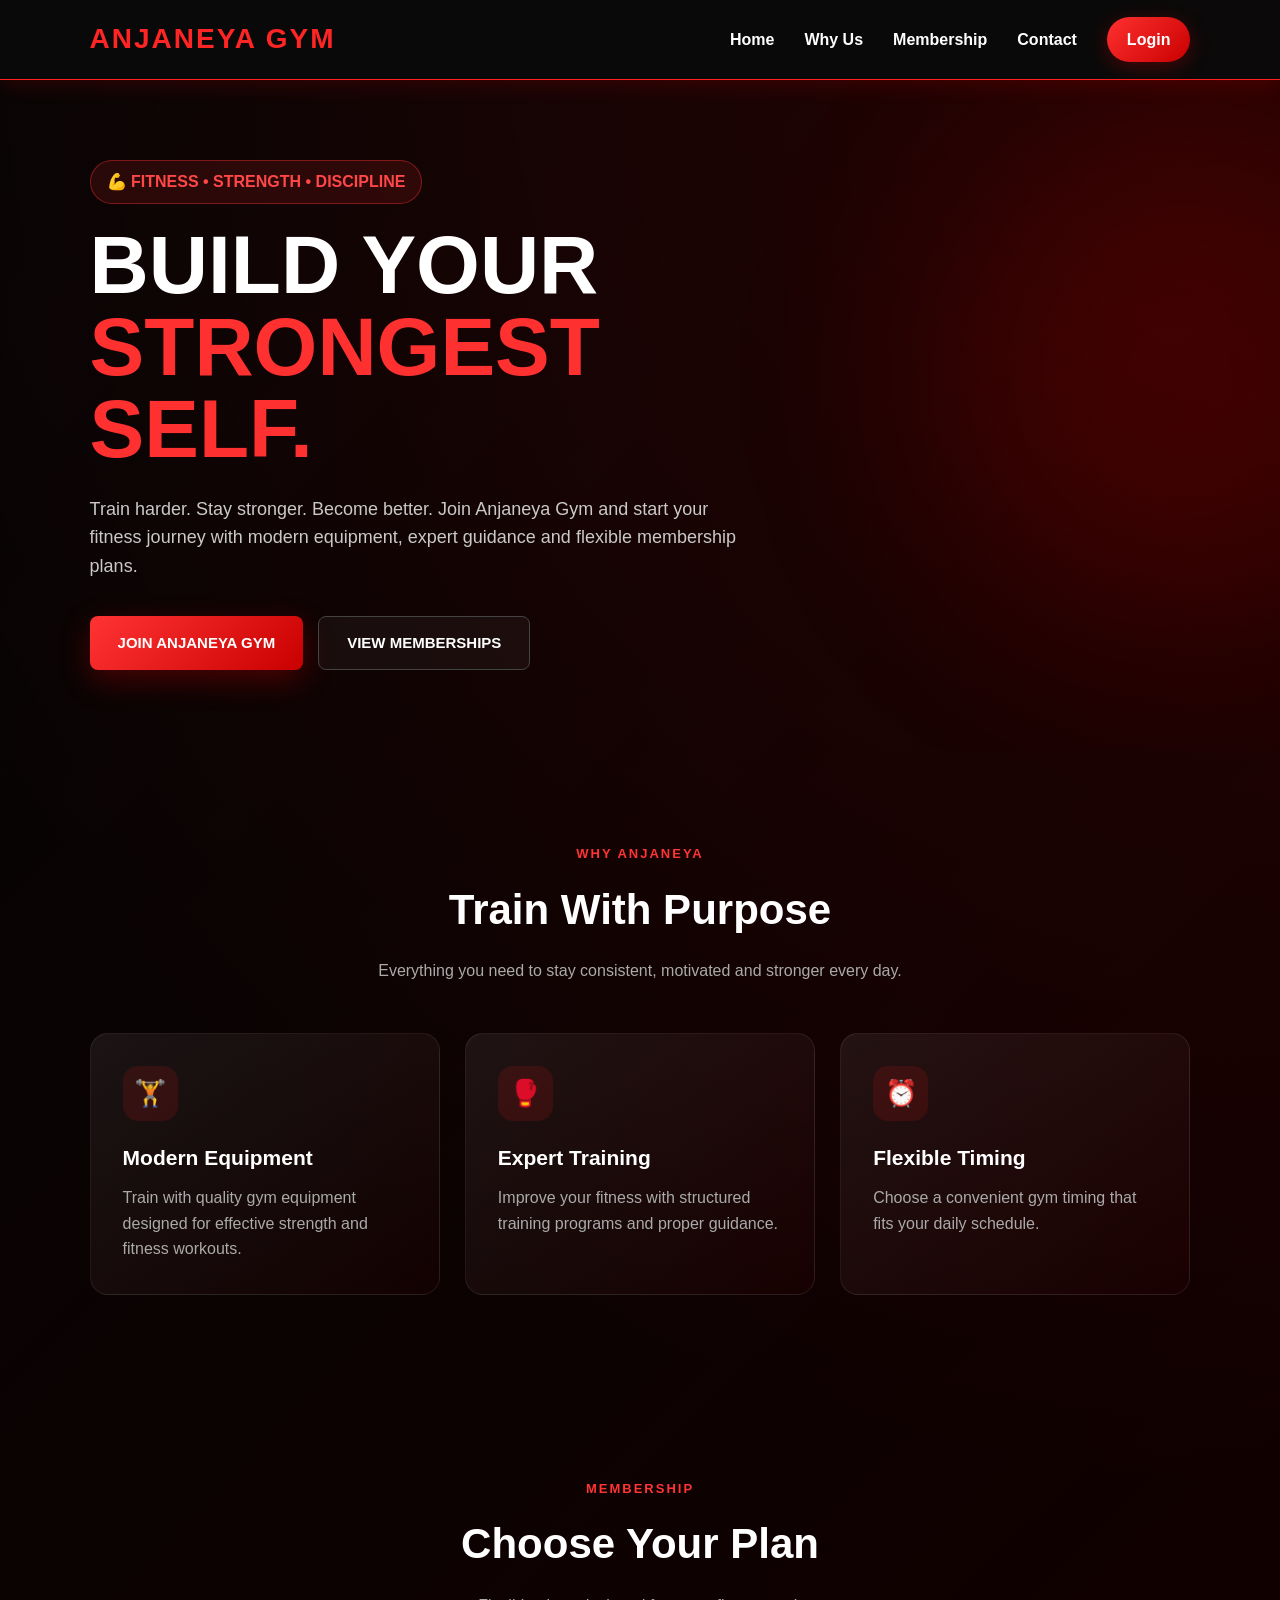
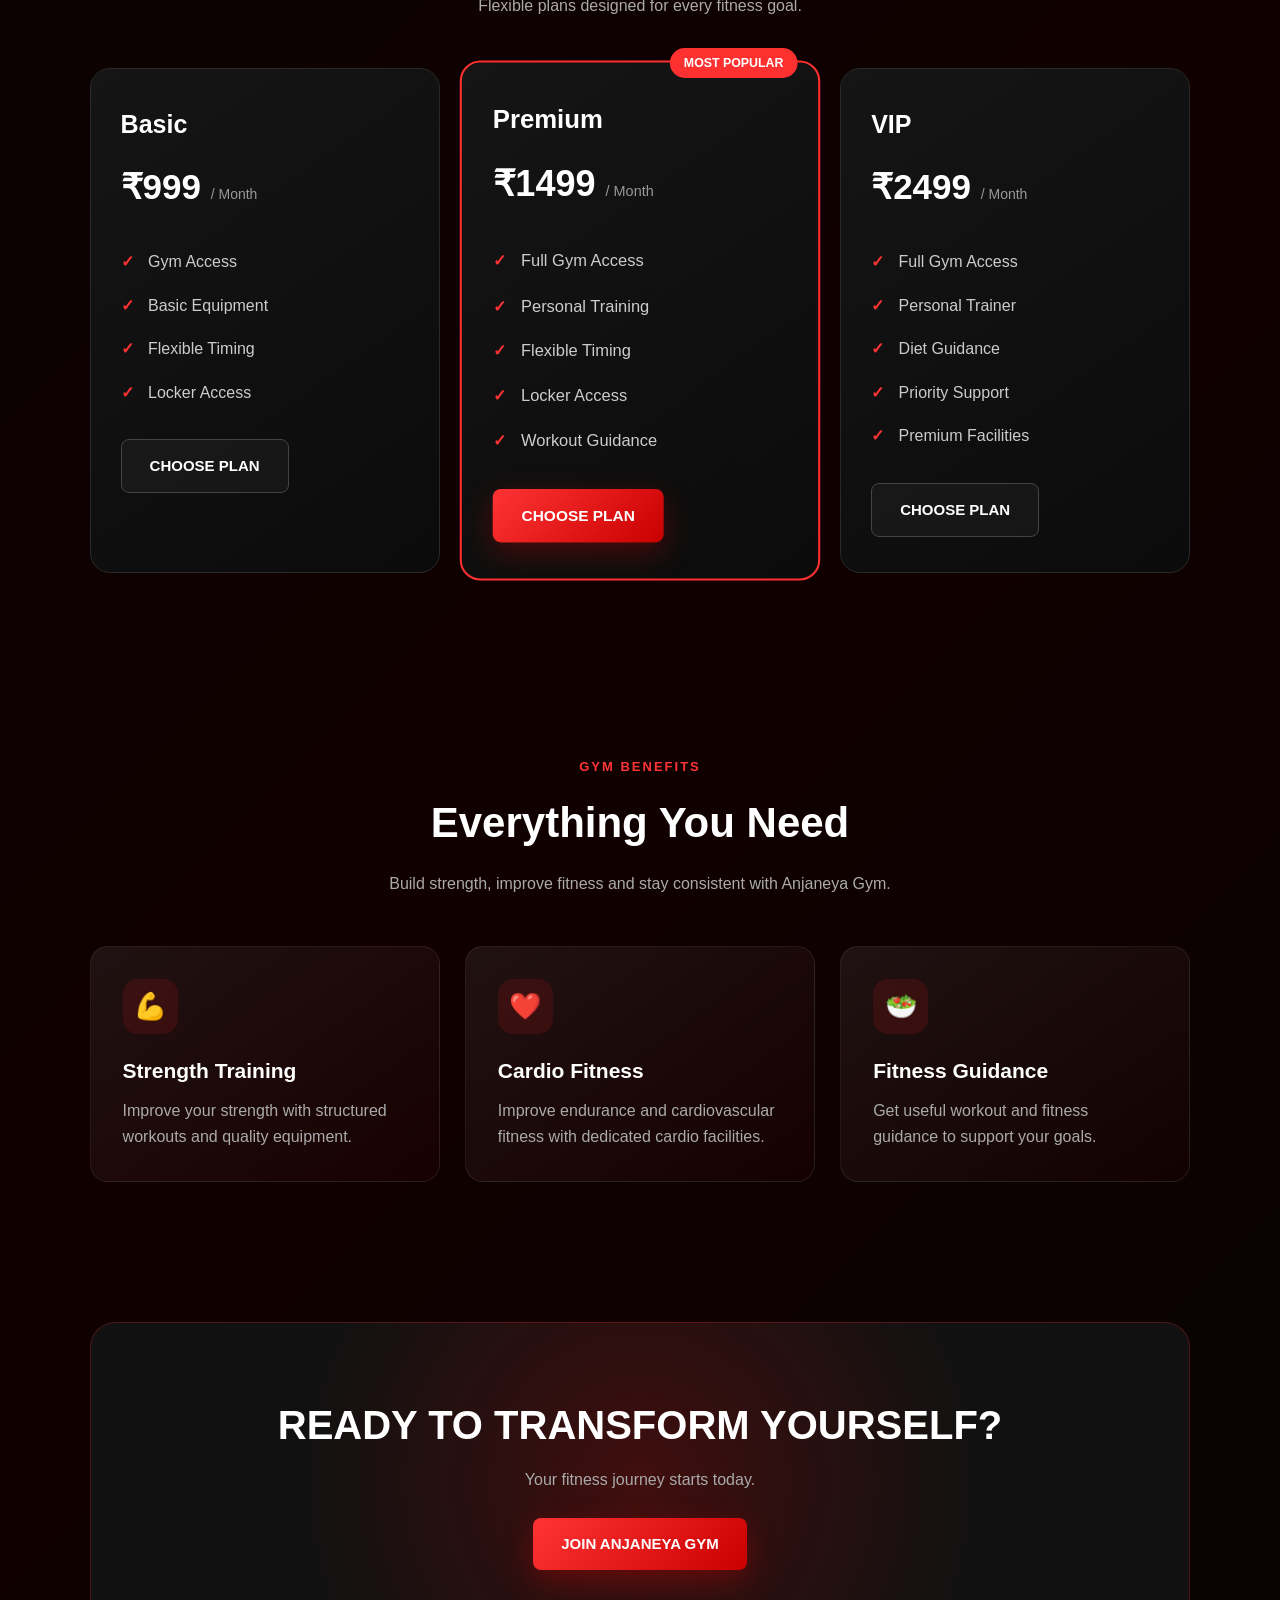
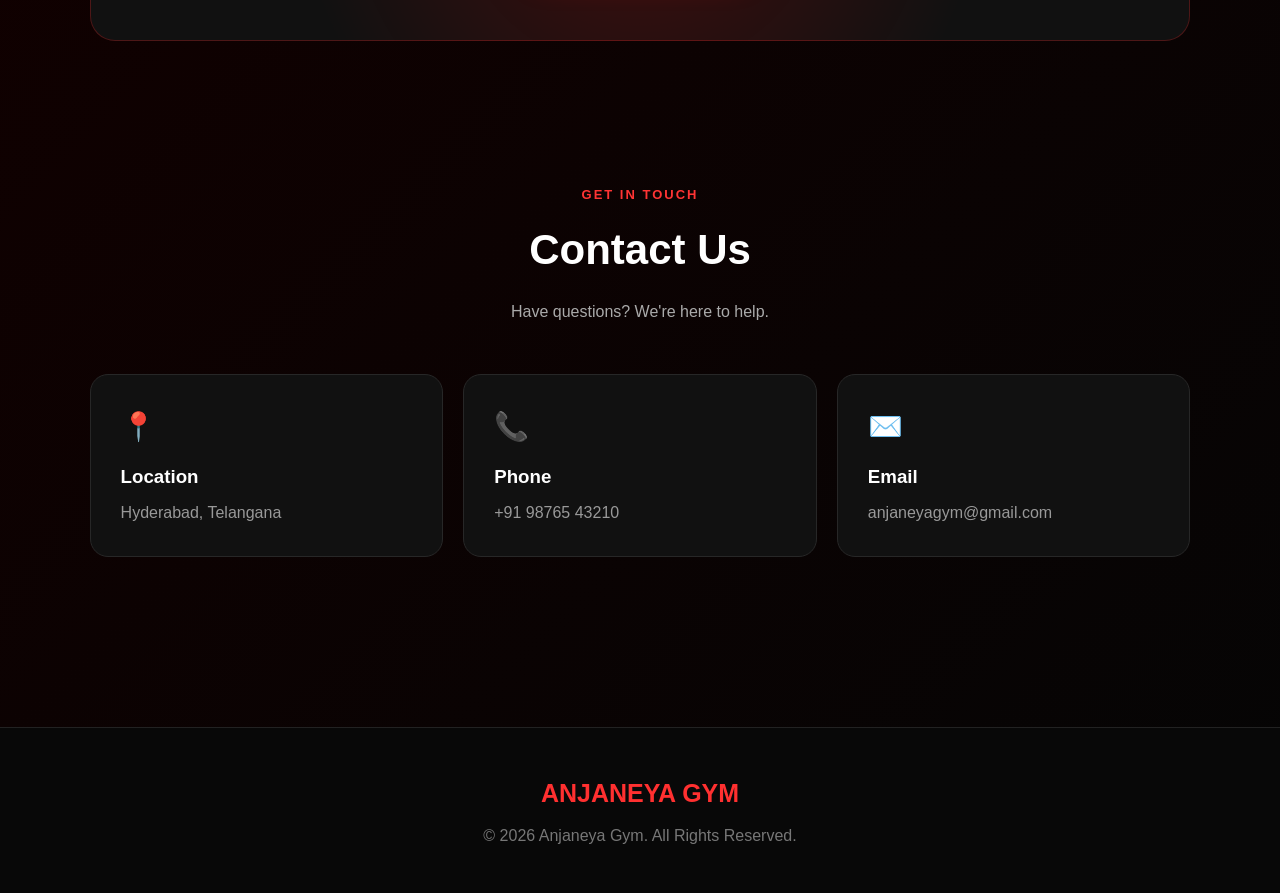
<file: src/main/resources/static/index.html>
<!DOCTYPE html>
<html lang="en">

<head>

    <meta charset="UTF-8">

    <meta name="viewport"
          content="width=device-width, initial-scale=1.0">

    <title>Anjaneya Gym | Fitness & Strength</title>

    <link rel="stylesheet"
          href="style.css">

</head>


<body>


<!-- ================= NAVBAR ================= -->

<header class="navbar">

    <a href="index.html"
       class="logo">

        ANJANEYA GYM

    </a>


    <nav class="nav-links">

        <a href="index.html">
            Home
        </a>

        <a href="#features">
            Why Us
        </a>

        <a href="membership.html">
            Membership
        </a>

        <a href="#contact">
            Contact
        </a>

        <a href="login.html"
           class="nav-login">

            Login

        </a>

    </nav>

</header>



<!-- ================= HERO ================= -->

<section class="hero">

    <div class="hero-content">


        <span class="hero-tag">

            💪 FITNESS • STRENGTH • DISCIPLINE

        </span>


        <h1>

            BUILD YOUR

            <span>
                STRONGEST SELF.
            </span>

        </h1>


        <p>

            Train harder. Stay stronger. Become better.
            Join Anjaneya Gym and start your fitness journey
            with modern equipment, expert guidance and flexible
            membership plans.

        </p>


        <div class="hero-buttons">


            <a href="register.html"
               class="btn btn-primary">

                JOIN ANJANEYA GYM

            </a>


            <a href="membership.html"
               class="btn btn-secondary">

                VIEW MEMBERSHIPS

            </a>


        </div>

    </div>

</section>



<!-- ================= FEATURES ================= -->

<section class="section"
         id="features">


    <div class="section-header">


        <span class="tag">

            WHY ANJANEYA

        </span>


        <h2>

            Train With Purpose

        </h2>


        <p>

            Everything you need to stay consistent,
            motivated and stronger every day.

        </p>


    </div>



    <div class="features-grid">


        <!-- FEATURE 1 -->

        <div class="feature-card">


            <div class="feature-icon">

                🏋️

            </div>


            <h3>

                Modern Equipment

            </h3>


            <p>

                Train with quality gym equipment designed
                for effective strength and fitness workouts.

            </p>


        </div>



        <!-- FEATURE 2 -->

        <div class="feature-card">


            <div class="feature-icon">

                🥊

            </div>


            <h3>

                Expert Training

            </h3>


            <p>

                Improve your fitness with structured training
                programs and proper guidance.

            </p>


        </div>



        <!-- FEATURE 3 -->

        <div class="feature-card">


            <div class="feature-icon">

                ⏰

            </div>


            <h3>

                Flexible Timing

            </h3>


            <p>

                Choose a convenient gym timing that fits
                your daily schedule.

            </p>


        </div>


    </div>

</section>



<!-- ================= MEMBERSHIP PREVIEW ================= -->

<section class="section">


    <div class="section-header">


        <span class="tag">

            MEMBERSHIP

        </span>


        <h2>

            Choose Your Plan

        </h2>


        <p>

            Flexible plans designed for every fitness goal.

        </p>


    </div>



    <div class="plans-grid">



        <!-- ================= BASIC ================= -->

        <div class="plan-card">


            <h3>

                Basic

            </h3>


            <div class="plan-price">

                ₹999

                <span>
                    / Month
                </span>

            </div>


            <ul>

                <li>
                    Gym Access
                </li>

                <li>
                    Basic Equipment
                </li>

                <li>
                    Flexible Timing
                </li>

                <li>
                    Locker Access
                </li>

            </ul>


            <a href="register.html?plan=Basic&amount=999"
               class="btn btn-secondary">

                CHOOSE PLAN

            </a>


        </div>



        <!-- ================= PREMIUM ================= -->

        <div class="plan-card popular">


            <span class="popular-label">

                MOST POPULAR

            </span>


            <h3>

                Premium

            </h3>


            <div class="plan-price">

                ₹1499

                <span>
                    / Month
                </span>

            </div>


            <ul>

                <li>
                    Full Gym Access
                </li>

                <li>
                    Personal Training
                </li>

                <li>
                    Flexible Timing
                </li>

                <li>
                    Locker Access
                </li>

                <li>
                    Workout Guidance
                </li>

            </ul>


            <a href="register.html?plan=Premium&amount=1499"
               class="btn btn-primary">

                CHOOSE PLAN

            </a>


        </div>



        <!-- ================= VIP ================= -->

        <div class="plan-card">


            <h3>

                VIP

            </h3>


            <div class="plan-price">

                ₹2499

                <span>
                    / Month
                </span>

            </div>


            <ul>

                <li>
                    Full Gym Access
                </li>

                <li>
                    Personal Trainer
                </li>

                <li>
                    Diet Guidance
                </li>

                <li>
                    Priority Support
                </li>

                <li>
                    Premium Facilities
                </li>

            </ul>


            <a href="register.html?plan=VIP&amount=2499"
               class="btn btn-secondary">

                CHOOSE PLAN

            </a>


        </div>


    </div>

</section>



<!-- ================= GYM BENEFITS ================= -->

<section class="section">


    <div class="section-header">


        <span class="tag">

            GYM BENEFITS

        </span>


        <h2>

            Everything You Need

        </h2>


        <p>

            Build strength, improve fitness and stay
            consistent with Anjaneya Gym.

        </p>


    </div>



    <div class="features-grid">


        <div class="feature-card">


            <div class="feature-icon">

                💪

            </div>


            <h3>

                Strength Training

            </h3>


            <p>

                Improve your strength with structured
                workouts and quality equipment.

            </p>


        </div>



        <div class="feature-card">


            <div class="feature-icon">

                ❤️

            </div>


            <h3>

                Cardio Fitness

            </h3>


            <p>

                Improve endurance and cardiovascular
                fitness with dedicated cardio facilities.

            </p>


        </div>



        <div class="feature-card">


            <div class="feature-icon">

                🥗

            </div>


            <h3>

                Fitness Guidance

            </h3>


            <p>

                Get useful workout and fitness guidance
                to support your goals.

            </p>


        </div>


    </div>

</section>



<!-- ================= CTA ================= -->

<section class="cta">


    <h2>

        READY TO TRANSFORM YOURSELF?

    </h2>


    <p>

        Your fitness journey starts today.

    </p>


    <a href="register.html"
       class="btn btn-primary">

        JOIN ANJANEYA GYM

    </a>


</section>



<!-- ================= CONTACT ================= -->

<section class="section"
         id="contact">


    <div class="section-header">


        <span class="tag">

            GET IN TOUCH

        </span>


        <h2>

            Contact Us

        </h2>


        <p>

            Have questions? We're here to help.

        </p>


    </div>



    <div class="contact-grid">



        <!-- LOCATION -->

        <div class="contact-card">


            <div class="icon">

                📍

            </div>


            <h3>

                Location

            </h3>


            <p>

                Hyderabad, Telangana

            </p>


        </div>



        <!-- PHONE -->

        <div class="contact-card">


            <div class="icon">

                📞

            </div>


            <h3>

                Phone

            </h3>


            <p>

                +91 98765 43210

            </p>


        </div>



        <!-- EMAIL -->

        <div class="contact-card">


            <div class="icon">

                ✉️

            </div>


            <h3>

                Email

            </h3>


            <p>

                anjaneyagym@gmail.com

            </p>


        </div>


    </div>

</section>



<!-- ================= FOOTER ================= -->

<footer class="footer">


    <div class="footer-logo">

        ANJANEYA GYM

    </div>


    <p>

        © 2026 Anjaneya Gym. All Rights Reserved.

    </p>


</footer>



</body>

</html>
</file>
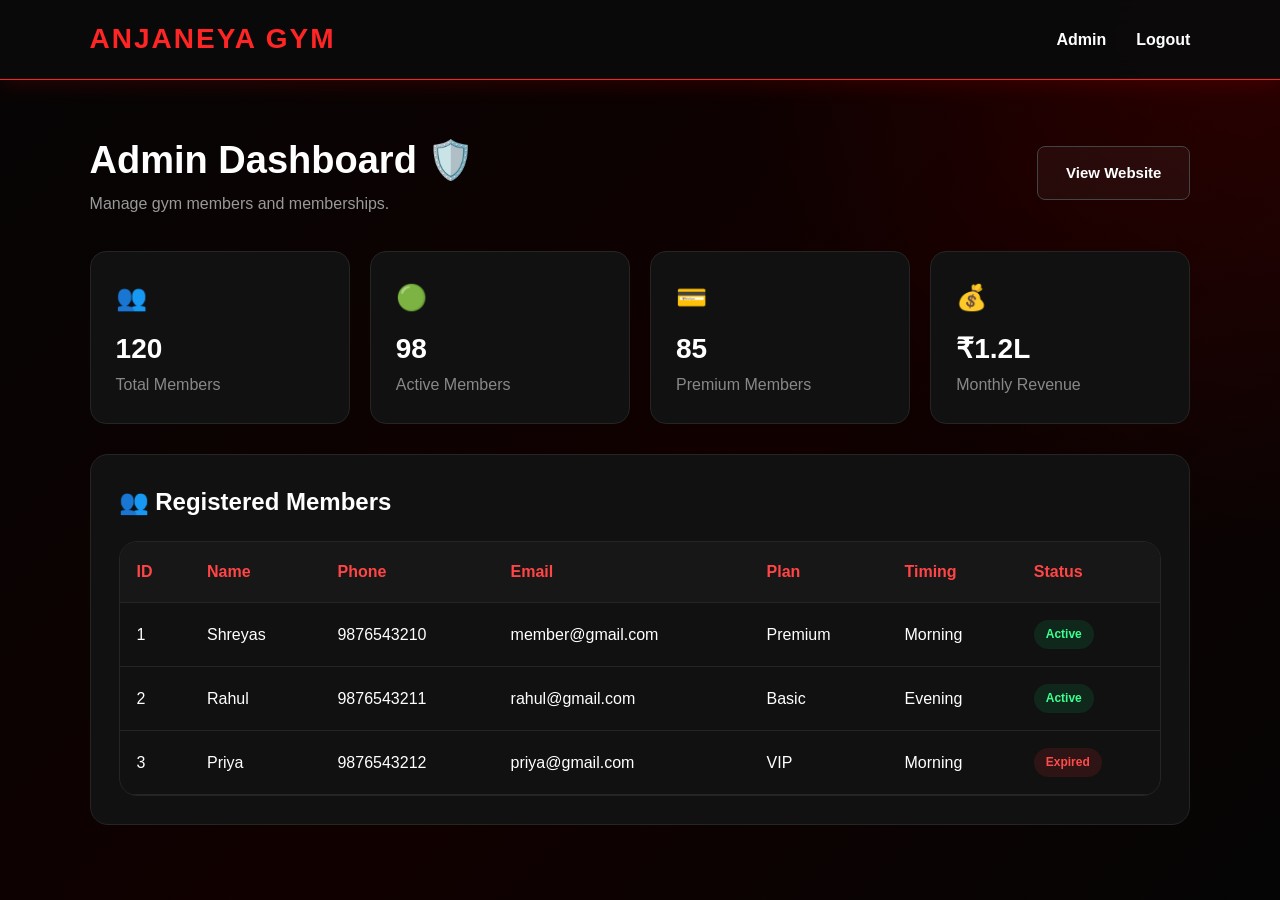
<file: src/main/resources/static/admin.html>
<!DOCTYPE html>
<html lang="en">

<head>

    <meta charset="UTF-8">

    <meta name="viewport"
          content="width=device-width, initial-scale=1.0">

    <title>Admin Dashboard | Anjaneya Gym</title>

    <link rel="stylesheet" href="style.css">

</head>

<body>

<header class="navbar">

    <a href="index.html" class="logo">
        ANJANEYA GYM
    </a>

    <nav class="nav-links">

        <a href="admin.html">
            Admin
        </a>

        <a href="index.html">
            Logout
        </a>

    </nav>

</header>


<main class="admin-page">


    <div class="dashboard-header">

        <div>

            <h1>
                Admin Dashboard 🛡️
            </h1>

            <p>
                Manage gym members and memberships.
            </p>

        </div>

        <a href="index.html"
           class="btn btn-secondary">

            View Website

        </a>

    </div>


    <div class="dashboard-grid">


        <div class="stat-card">

            <div class="stat-icon">
                👥
            </div>

            <h3>
                120
            </h3>

            <p>
                Total Members
            </p>

        </div>


        <div class="stat-card">

            <div class="stat-icon">
                🟢
            </div>

            <h3>
                98
            </h3>

            <p>
                Active Members
            </p>

        </div>


        <div class="stat-card">

            <div class="stat-icon">
                💳
            </div>

            <h3>
                85
            </h3>

            <p>
                Premium Members
            </p>

        </div>


        <div class="stat-card">

            <div class="stat-icon">
                💰
            </div>

            <h3>
                ₹1.2L
            </h3>

            <p>
                Monthly Revenue
            </p>

        </div>


    </div>


    <div class="dashboard-card">

        <h2>
            👥 Registered Members
        </h2>


        <div class="admin-table-wrapper">

            <table class="admin-table">

                <thead>

                    <tr>

                        <th>ID</th>

                        <th>Name</th>

                        <th>Phone</th>

                        <th>Email</th>

                        <th>Plan</th>

                        <th>Timing</th>

                        <th>Status</th>

                    </tr>

                </thead>


                <tbody>

                    <tr>

                        <td>1</td>

                        <td>Shreyas</td>

                        <td>9876543210</td>

                        <td>member@gmail.com</td>

                        <td>Premium</td>

                        <td>Morning</td>

                        <td>
                            <span class="badge badge-active">
                                Active
                            </span>
                        </td>

                    </tr>


                    <tr>

                        <td>2</td>

                        <td>Rahul</td>

                        <td>9876543211</td>

                        <td>rahul@gmail.com</td>

                        <td>Basic</td>

                        <td>Evening</td>

                        <td>
                            <span class="badge badge-active">
                                Active
                            </span>
                        </td>

                    </tr>


                    <tr>

                        <td>3</td>

                        <td>Priya</td>

                        <td>9876543212</td>

                        <td>priya@gmail.com</td>

                        <td>VIP</td>

                        <td>Morning</td>

                        <td>
                            <span class="badge badge-expired">
                                Expired
                            </span>
                        </td>

                    </tr>

                </tbody>

            </table>

        </div>

    </div>

</main>

</body>

</html>
</file>
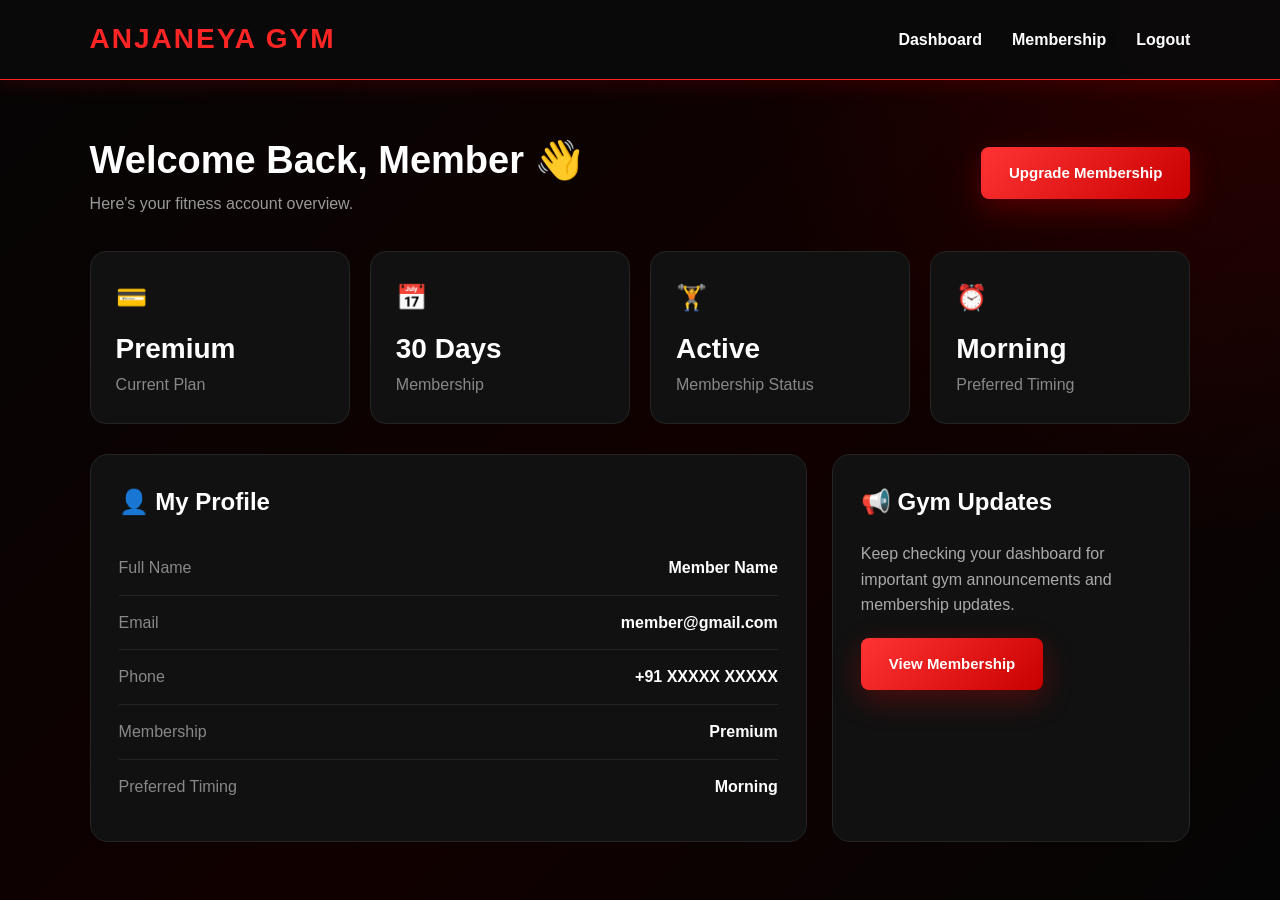
<file: src/main/resources/static/dashboard.html>
<!DOCTYPE html>
<html lang="en">

<head>

    <meta charset="UTF-8">

    <meta name="viewport"
          content="width=device-width, initial-scale=1.0">

    <title>Dashboard | Anjaneya Gym</title>

    <link rel="stylesheet" href="style.css">

</head>

<body>

<header class="navbar">

    <a href="index.html" class="logo">
        ANJANEYA GYM
    </a>

    <nav class="nav-links">

        <a href="dashboard.html">
            Dashboard
        </a>

        <a href="membership.html">
            Membership
        </a>

        <a href="index.html">
            Logout
        </a>

    </nav>

</header>


<main class="dashboard">


    <div class="dashboard-header">

        <div>

            <h1>
                Welcome Back, Member 👋
            </h1>

            <p>
                Here's your fitness account overview.
            </p>

        </div>

        <a href="membership.html"
           class="btn btn-primary">

            Upgrade Membership

        </a>

    </div>


    <div class="dashboard-grid">


        <div class="stat-card">

            <div class="stat-icon">
                💳
            </div>

            <h3>
                Premium
            </h3>

            <p>
                Current Plan
            </p>

        </div>


        <div class="stat-card">

            <div class="stat-icon">
                📅
            </div>

            <h3>
                30 Days
            </h3>

            <p>
                Membership
            </p>

        </div>


        <div class="stat-card">

            <div class="stat-icon">
                🏋️
            </div>

            <h3>
                Active
            </h3>

            <p>
                Membership Status
            </p>

        </div>


        <div class="stat-card">

            <div class="stat-icon">
                ⏰
            </div>

            <h3>
                Morning
            </h3>

            <p>
                Preferred Timing
            </p>

        </div>


    </div>


    <div class="dashboard-content">


        <div class="dashboard-card">

            <h2>
                👤 My Profile
            </h2>


            <div class="info-row">

                <span class="info-label">
                    Full Name
                </span>

                <span class="info-value">
                    Member Name
                </span>

            </div>


            <div class="info-row">

                <span class="info-label">
                    Email
                </span>

                <span class="info-value">
                    member@gmail.com
                </span>

            </div>


            <div class="info-row">

                <span class="info-label">
                    Phone
                </span>

                <span class="info-value">
                    +91 XXXXX XXXXX
                </span>

            </div>


            <div class="info-row">

                <span class="info-label">
                    Membership
                </span>

                <span class="info-value">
                    Premium
                </span>

            </div>


            <div class="info-row">

                <span class="info-label">
                    Preferred Timing
                </span>

                <span class="info-value">
                    Morning
                </span>

            </div>

        </div>


        <div class="dashboard-card">

            <h2>
                📢 Gym Updates
            </h2>

            <p style="color:#aaa; margin-bottom:20px;">
                Keep checking your dashboard for important
                gym announcements and membership updates.
            </p>

            <a href="membership.html"
               class="btn btn-primary">

                View Membership

            </a>

        </div>


    </div>

</main>

</body>

</html>
</file>
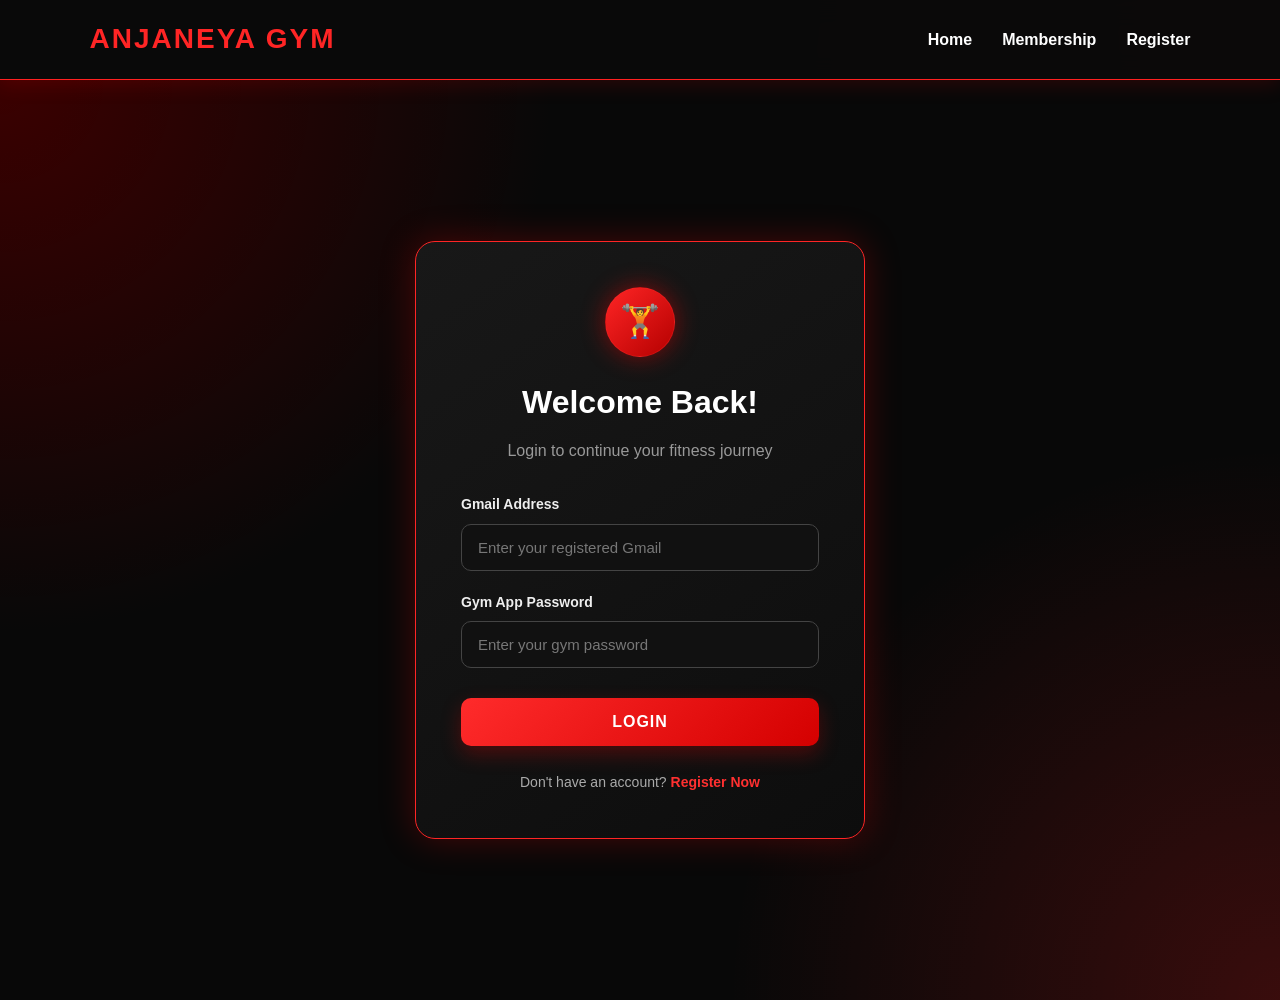
<file: src/main/resources/static/login.html>
<!DOCTYPE html>
<html lang="en">

<head>

    <meta charset="UTF-8">

    <meta name="viewport"
          content="width=device-width, initial-scale=1.0">

    <title>Login | Anjaneya Gym</title>

    <link rel="stylesheet"
          href="style.css">

</head>


<body>


<header class="navbar">

    <a href="index.html"
       class="logo">

        ANJANEYA GYM

    </a>


    <nav class="nav-links">

        <a href="index.html">
            Home
        </a>

        <a href="membership.html">
            Membership
        </a>

        <a href="register.html">
            Register
        </a>

    </nav>

</header>



<main class="auth-page">


    <div class="auth-container">


        <div class="auth-card">


            <div class="auth-header">

                <div class="auth-icon">
                    🏋️
                </div>


                <h1>
                    Welcome Back!
                </h1>


                <p>
                    Login to continue your fitness journey
                </p>

            </div>



            <form id="loginForm">


                <div class="form-group">

                    <label>
                        Gmail Address
                    </label>


                    <input
                        type="email"
                        id="email"
                        class="form-control"
                        placeholder="Enter your registered Gmail"
                        required>

                </div>



                <div class="form-group">

                    <label>
                        Gym App Password
                    </label>


                    <input
                        type="password"
                        id="password"
                        class="form-control"
                        placeholder="Enter your gym password"
                        required>

                </div>



                <button
                    type="submit"
                    class="btn btn-primary auth-button">

                    LOGIN

                </button>


            </form>



            <p id="message"
               style="margin-top:20px;">
            </p>



            <div class="auth-footer">

                Don't have an account?

                <a href="register.html">
                    Register Now
                </a>

            </div>


        </div>

    </div>

</main>



<script>

document
    .getElementById("loginForm")
    .addEventListener(
        "submit",
        async function(event) {

            event.preventDefault();


            const email =
                document
                    .getElementById("email")
                    .value
                    .trim()
                    .toLowerCase();


            const password =
                document
                    .getElementById("password")
                    .value;


            const message =
                document
                    .getElementById("message");


            message.innerText =
                "Checking your account...";


            try {

                const response =
                    await fetch(
                        "/api/members/login",
                        {
                            method: "POST",

                            headers: {
                                "Content-Type":
                                    "application/json"
                            },

                            body: JSON.stringify({

                                email: email,

                                password: password

                            })
                        }
                    );


                const result =
                    await response.text();



                /*
                 * =========================================
                 * LOGIN SUCCESS
                 * =========================================
                 */

                if (result ===
                    "LOGIN_SUCCESS") {


                    /*
                     * Existing storage used by
                     * your dashboard.
                     */

                    localStorage.setItem(
                        "gymEmail",
                        email
                    );


                    /*
                     * New storage used by
                     * the payment system.
                     */

                    localStorage.setItem(
                        "userEmail",
                        email
                    );


                    /*
                     * Store login status.
                     */

                    localStorage.setItem(
                        "loggedIn",
                        "true"
                    );


                    message.innerText =
                        "Login successful! Opening dashboard...";


                    message.style.color =
                        "#00ff88";


                    setTimeout(function() {

                        window.location.href =
                            "dashboard.html";

                    }, 800);


                }


                /*
                 * =========================================
                 * EMAIL NOT REGISTERED
                 * =========================================
                 */

                else if (result ===
                    "EMAIL_NOT_REGISTERED") {


                    message.innerText =
                        "This Gmail is not registered. Please create an account first.";


                    message.style.color =
                        "#ff4444";

                }


                /*
                 * =========================================
                 * EMAIL NOT VERIFIED
                 * =========================================
                 */

                else if (result ===
                    "EMAIL_NOT_VERIFIED") {


                    message.innerText =
                        "Your Gmail is not verified. Please complete OTP verification during registration.";


                    message.style.color =
                        "#ff4444";

                }


                /*
                 * =========================================
                 * INVALID PASSWORD
                 * =========================================
                 */

                else if (result ===
                    "INVALID_PASSWORD") {


                    message.innerText =
                        "Incorrect gym password.";


                    message.style.color =
                        "#ff4444";

                }


                /*
                 * =========================================
                 * OTHER LOGIN ERROR
                 * =========================================
                 */

                else {


                    message.innerText =
                        "Login failed. Please try again.";


                    message.style.color =
                        "#ff4444";

                }


            }


            catch (error) {


                console.error(error);


                message.innerText =
                    "Unable to connect to the server.";


                message.style.color =
                    "#ff4444";

            }

        }
    );

</script>


</body>

</html>
</file>
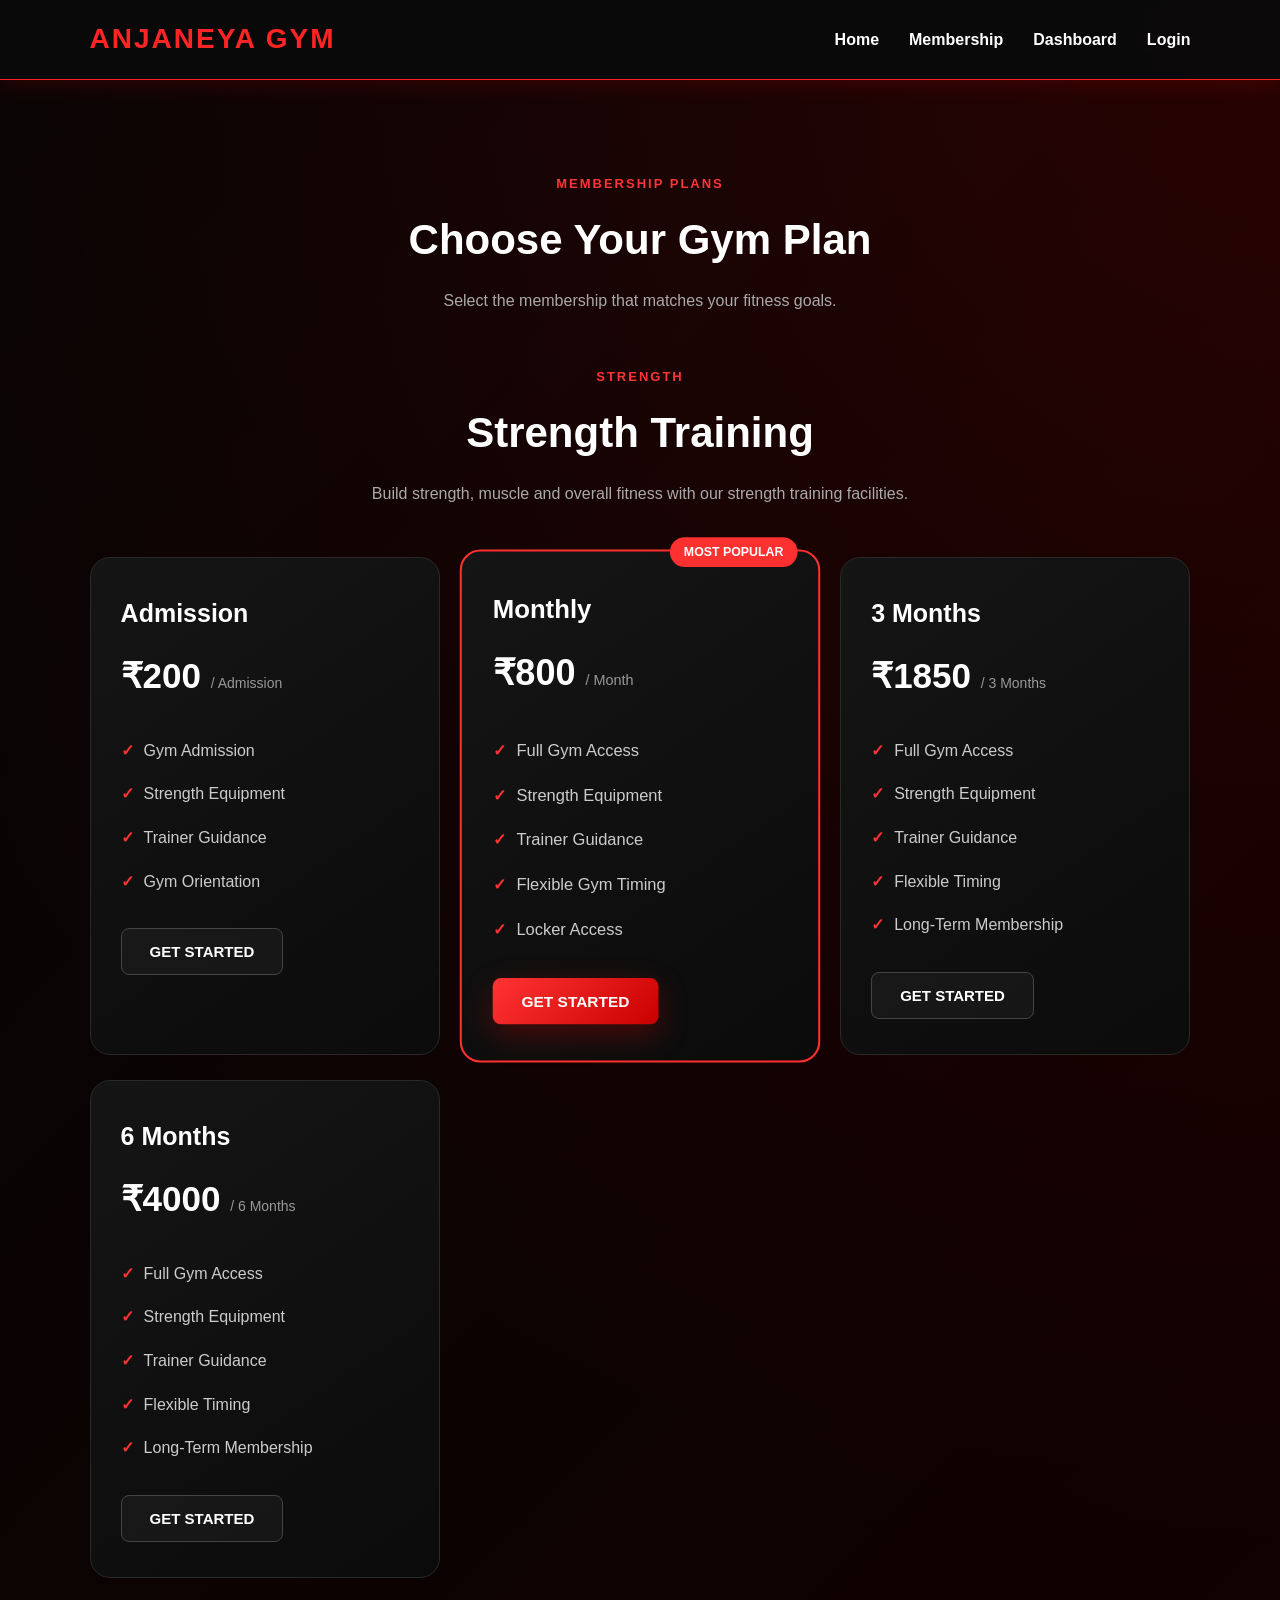
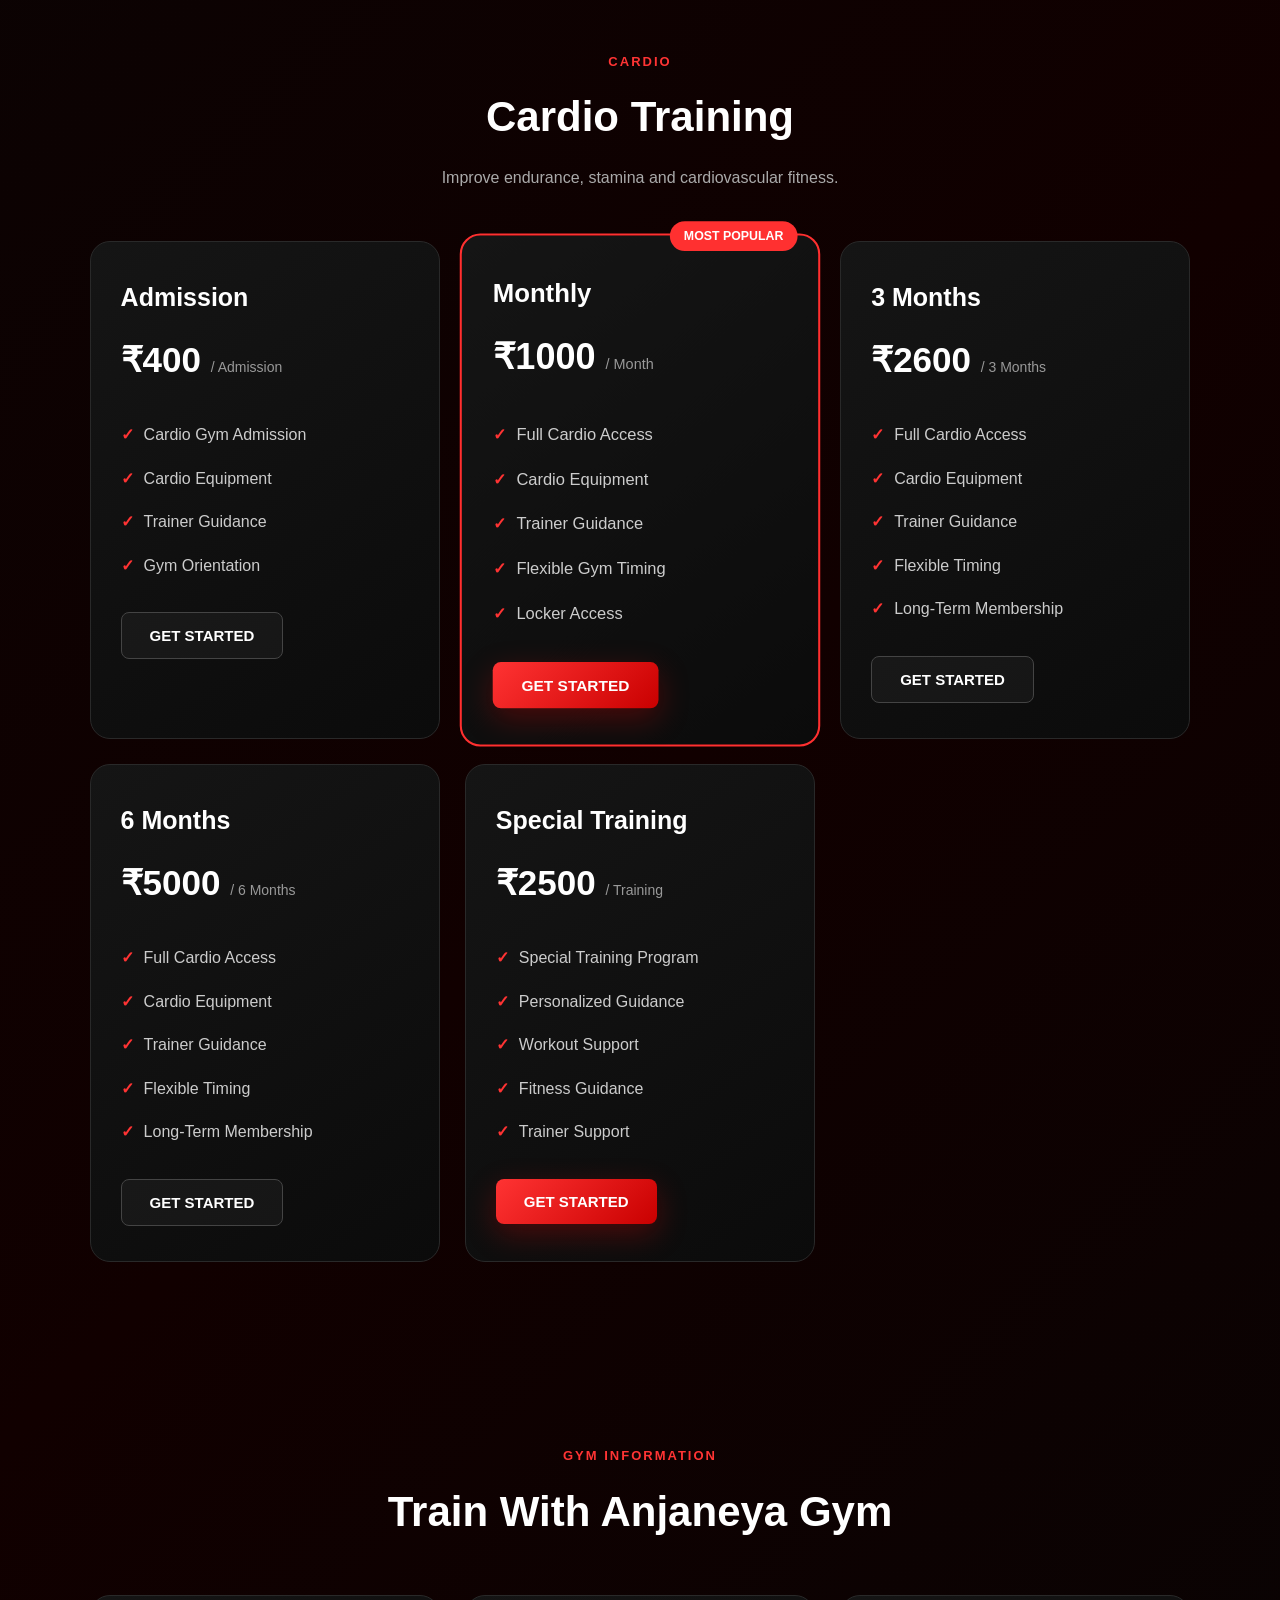
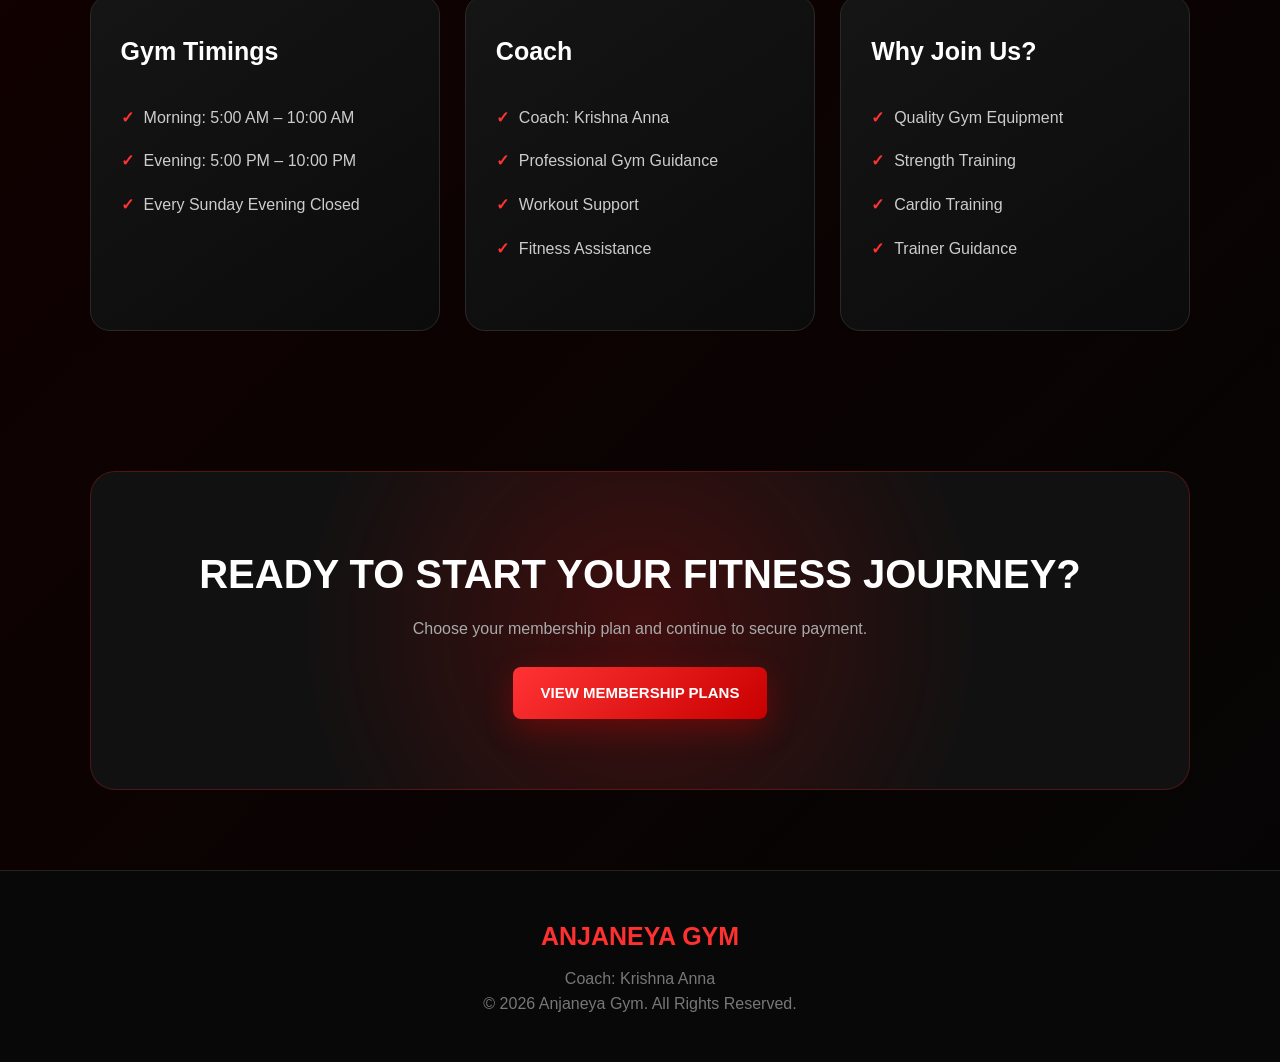
<file: src/main/resources/static/membership.html>
<!DOCTYPE html>
<html lang="en">

<head>

    <meta charset="UTF-8">

    <meta name="viewport"
          content="width=device-width, initial-scale=1.0">

    <title>Membership | Anjaneya Gym</title>

    <link rel="stylesheet"
          href="style.css">

</head>


<body>


<!-- ================= NAVBAR ================= -->

<header class="navbar">

    <a href="index.html"
       class="logo">

        ANJANEYA GYM

    </a>


    <nav class="nav-links">

        <a href="index.html">
            Home
        </a>

        <a href="membership.html">
            Membership
        </a>

        <a href="dashboard.html">
            Dashboard
        </a>

        <a href="login.html">
            Login
        </a>

    </nav>

</header>



<!-- ================= MEMBERSHIP HEADER ================= -->

<section class="section">

    <div class="section-header">

        <span class="tag">
            MEMBERSHIP PLANS
        </span>

        <h2>
            Choose Your Gym Plan
        </h2>

        <p>
            Select the membership that matches your fitness goals.
        </p>

    </div>



    <!-- ================= STRENGTH ================= -->

    <div class="section-header">

        <span class="tag">
            STRENGTH
        </span>

        <h2>
            Strength Training
        </h2>

        <p>
            Build strength, muscle and overall fitness with our strength training facilities.
        </p>

    </div>


    <div class="plans-grid">


        <!-- STRENGTH ADMISSION -->

        <div class="plan-card">

            <h3>
                Admission
            </h3>

            <div class="plan-price">

                ₹200

                <span>
                    / Admission
                </span>

            </div>


            <ul>

                <li>Gym Admission</li>

                <li>Strength Equipment</li>

                <li>Trainer Guidance</li>

                <li>Gym Orientation</li>

            </ul>


            <button
                class="btn btn-secondary"
                onclick="goToPayment('Strength Admission', 200)">

                GET STARTED

            </button>

        </div>



        <!-- STRENGTH MONTHLY -->

        <div class="plan-card popular">

            <span class="popular-label">
                MOST POPULAR
            </span>


            <h3>
                Monthly
            </h3>


            <div class="plan-price">

                ₹800

                <span>
                    / Month
                </span>

            </div>


            <ul>

                <li>Full Gym Access</li>

                <li>Strength Equipment</li>

                <li>Trainer Guidance</li>

                <li>Flexible Gym Timing</li>

                <li>Locker Access</li>

            </ul>


            <button
                class="btn btn-primary"
                onclick="goToPayment('Strength Monthly', 800)">

                GET STARTED

            </button>

        </div>



        <!-- STRENGTH 3 MONTHS -->

        <div class="plan-card">

            <h3>
                3 Months
            </h3>


            <div class="plan-price">

                ₹1850

                <span>
                    / 3 Months
                </span>

            </div>


            <ul>

                <li>Full Gym Access</li>

                <li>Strength Equipment</li>

                <li>Trainer Guidance</li>

                <li>Flexible Timing</li>

                <li>Long-Term Membership</li>

            </ul>


            <button
                class="btn btn-secondary"
                onclick="goToPayment('Strength 3 Months', 1850)">

                GET STARTED

            </button>

        </div>



        <!-- STRENGTH 6 MONTHS -->

        <div class="plan-card">

            <h3>
                6 Months
            </h3>


            <div class="plan-price">

                ₹4000

                <span>
                    / 6 Months
                </span>

            </div>


            <ul>

                <li>Full Gym Access</li>

                <li>Strength Equipment</li>

                <li>Trainer Guidance</li>

                <li>Flexible Timing</li>

                <li>Long-Term Membership</li>

            </ul>


            <button
                class="btn btn-secondary"
                onclick="goToPayment('Strength 6 Months', 4000)">

                GET STARTED

            </button>

        </div>


    </div>



    <!-- ================= CARDIO ================= -->

    <div class="section-header"
         style="margin-top:70px;">

        <span class="tag">
            CARDIO
        </span>

        <h2>
            Cardio Training
        </h2>

        <p>
            Improve endurance, stamina and cardiovascular fitness.
        </p>

    </div>



    <div class="plans-grid">


        <!-- CARDIO ADMISSION -->

        <div class="plan-card">

            <h3>
                Admission
            </h3>


            <div class="plan-price">

                ₹400

                <span>
                    / Admission
                </span>

            </div>


            <ul>

                <li>Cardio Gym Admission</li>

                <li>Cardio Equipment</li>

                <li>Trainer Guidance</li>

                <li>Gym Orientation</li>

            </ul>


            <button
                class="btn btn-secondary"
                onclick="goToPayment('Cardio Admission', 400)">

                GET STARTED

            </button>

        </div>



        <!-- CARDIO MONTHLY -->

        <div class="plan-card popular">

            <span class="popular-label">
                MOST POPULAR
            </span>


            <h3>
                Monthly
            </h3>


            <div class="plan-price">

                ₹1000

                <span>
                    / Month
                </span>

            </div>


            <ul>

                <li>Full Cardio Access</li>

                <li>Cardio Equipment</li>

                <li>Trainer Guidance</li>

                <li>Flexible Gym Timing</li>

                <li>Locker Access</li>

            </ul>


            <button
                class="btn btn-primary"
                onclick="goToPayment('Cardio Monthly', 1000)">

                GET STARTED

            </button>

        </div>



        <!-- CARDIO 3 MONTHS -->

        <div class="plan-card">

            <h3>
                3 Months
            </h3>


            <div class="plan-price">

                ₹2600

                <span>
                    / 3 Months
                </span>

            </div>


            <ul>

                <li>Full Cardio Access</li>

                <li>Cardio Equipment</li>

                <li>Trainer Guidance</li>

                <li>Flexible Timing</li>

                <li>Long-Term Membership</li>

            </ul>


            <button
                class="btn btn-secondary"
                onclick="goToPayment('Cardio 3 Months', 2600)">

                GET STARTED

            </button>

        </div>



        <!-- CARDIO 6 MONTHS -->

        <div class="plan-card">

            <h3>
                6 Months
            </h3>


            <div class="plan-price">

                ₹5000

                <span>
                    / 6 Months
                </span>

            </div>


            <ul>

                <li>Full Cardio Access</li>

                <li>Cardio Equipment</li>

                <li>Trainer Guidance</li>

                <li>Flexible Timing</li>

                <li>Long-Term Membership</li>

            </ul>


            <button
                class="btn btn-secondary"
                onclick="goToPayment('Cardio 6 Months', 5000)">

                GET STARTED

            </button>

        </div>



        <!-- SPECIAL TRAINING -->

        <div class="plan-card">

            <h3>
                Special Training
            </h3>


            <div class="plan-price">

                ₹2500

                <span>
                    / Training
                </span>

            </div>


            <ul>

                <li>Special Training Program</li>

                <li>Personalized Guidance</li>

                <li>Workout Support</li>

                <li>Fitness Guidance</li>

                <li>Trainer Support</li>

            </ul>


            <button
                class="btn btn-primary"
                onclick="goToPayment('Special Training', 2500)">

                GET STARTED

            </button>

        </div>


    </div>

</section>



<!-- ================= GYM INFORMATION ================= -->

<section class="section">

    <div class="section-header">

        <span class="tag">
            GYM INFORMATION
        </span>

        <h2>
            Train With Anjaneya Gym
        </h2>

    </div>


    <div class="plans-grid">


        <div class="plan-card">

            <h3>
                Gym Timings
            </h3>

            <ul>

                <li>Morning: 5:00 AM – 10:00 AM</li>

                <li>Evening: 5:00 PM – 10:00 PM</li>

                <li>Every Sunday Evening Closed</li>

            </ul>

        </div>



        <div class="plan-card">

            <h3>
                Coach
            </h3>

            <ul>

                <li>Coach: Krishna Anna</li>

                <li>Professional Gym Guidance</li>

                <li>Workout Support</li>

                <li>Fitness Assistance</li>

            </ul>

        </div>



        <div class="plan-card">

            <h3>
                Why Join Us?
            </h3>

            <ul>

                <li>Quality Gym Equipment</li>

                <li>Strength Training</li>

                <li>Cardio Training</li>

                <li>Trainer Guidance</li>

            </ul>

        </div>


    </div>

</section>



<!-- ================= CTA ================= -->

<section class="cta">

    <h2>
        READY TO START YOUR FITNESS JOURNEY?
    </h2>


    <p>
        Choose your membership plan and continue to secure payment.
    </p>


    <a href="#"
       onclick="scrollToPlans(); return false;"
       class="btn btn-primary">

        VIEW MEMBERSHIP PLANS

    </a>

</section>



<!-- ================= FOOTER ================= -->

<footer class="footer">

    <div class="footer-logo">
        ANJANEYA GYM
    </div>


    <p>
        Coach: Krishna Anna
    </p>


    <p>
        © 2026 Anjaneya Gym. All Rights Reserved.
    </p>

</footer>



<!-- ================= JAVASCRIPT ================= -->

<script>


/*
    When user clicks GET STARTED,
    send the selected plan and amount
    to payment.html.
*/

function goToPayment(plan, amount) {

    const email =
        localStorage.getItem("gymEmail");


    /*
        User should be logged in before
        purchasing a membership.
    */

    if (!email) {

        alert(
            "Please login to your Anjaneya Gym account before purchasing a membership."
        );

        window.location.href =
            "login.html";

        return;

    }


    /*
        Redirect to payment page
        with selected plan and amount.
    */

    window.location.href =
        "payment.html?plan="
        + encodeURIComponent(plan)
        + "&amount="
        + encodeURIComponent(amount);

}



/*
    Scroll to membership plans.
*/

function scrollToPlans() {

    window.scrollTo({

        top: 0,

        behavior: "smooth"

    });

}


</script>


</body>

</html>
</file>
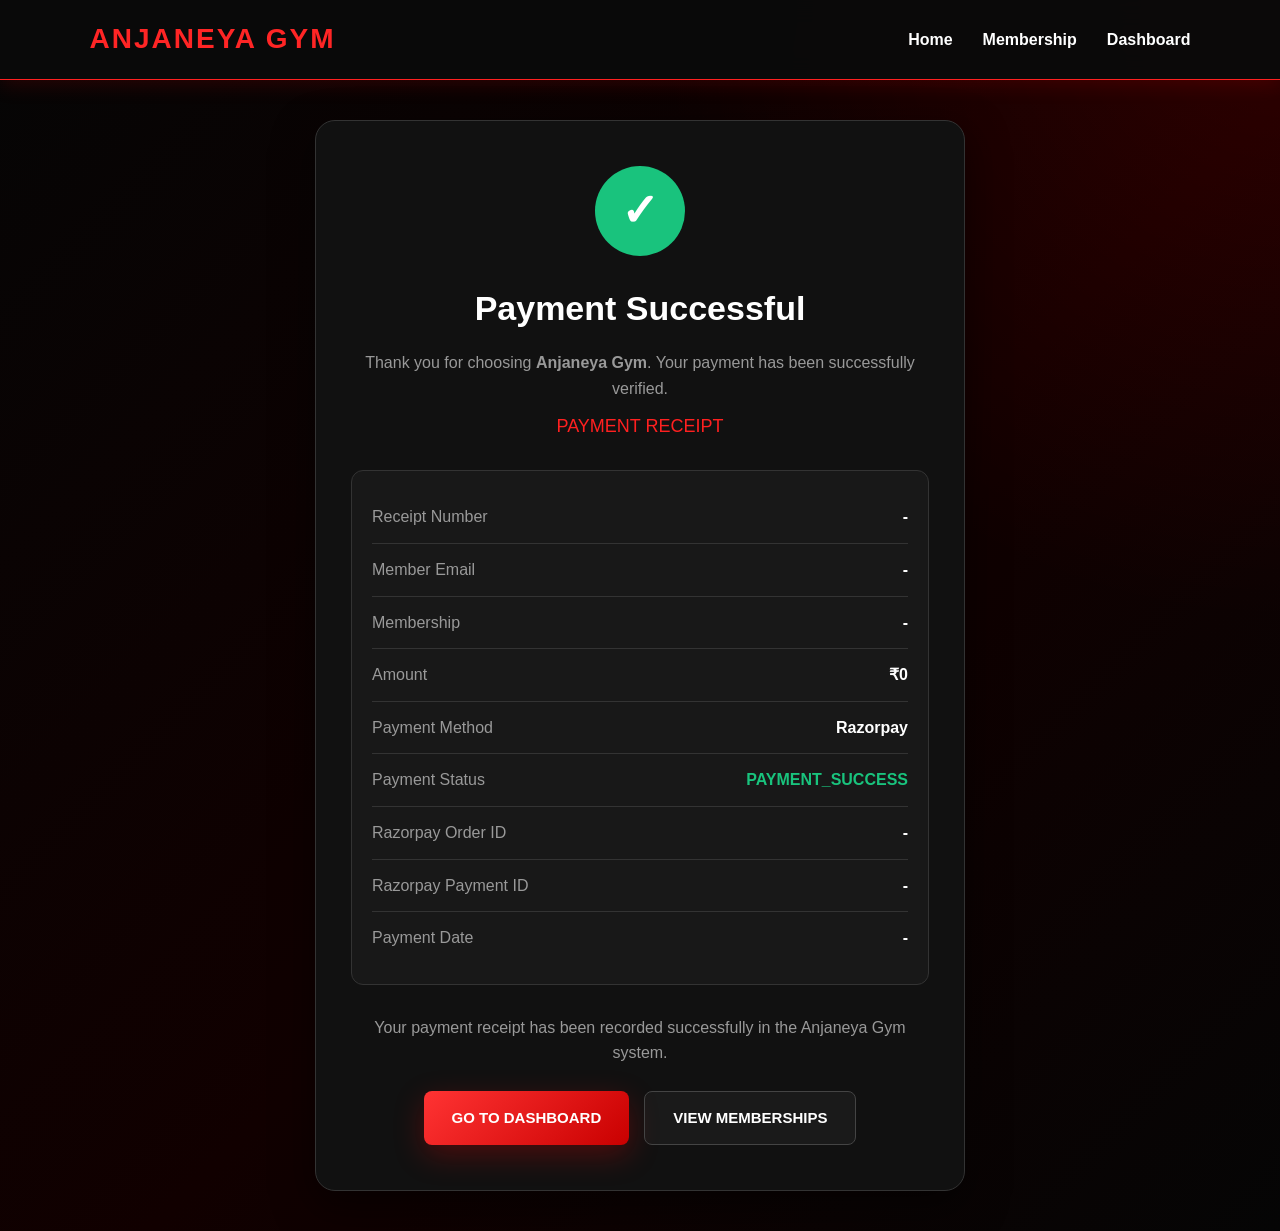
<file: src/main/resources/static/payment-success.html>
<!DOCTYPE html>
<html lang="en">

<head>

    <meta charset="UTF-8">

    <meta name="viewport"
          content="width=device-width, initial-scale=1.0">

    <title>Payment Successful | Anjaneya Gym</title>

    <link rel="stylesheet" href="style.css">

    <style>

        .success-page {

            min-height: calc(100vh - 80px);

            display: flex;

            justify-content: center;

            align-items: center;

            padding: 40px 20px;

        }


        .success-card {

            width: 100%;

            max-width: 650px;

            background: #111;

            border: 1px solid #333;

            border-radius: 20px;

            padding: 45px 35px;

            text-align: center;

            box-shadow:
                0 15px 40px rgba(0,0,0,0.5);

        }


        .success-icon {

            width: 90px;

            height: 90px;

            margin: 0 auto 25px;

            border-radius: 50%;

            background: #19c37d;

            color: white;

            display: flex;

            justify-content: center;

            align-items: center;

            font-size: 45px;

            font-weight: bold;

        }


        .success-card h1 {

            color: #fff;

            font-size: 34px;

            margin-bottom: 15px;

        }


        .success-card p {

            color: #999;

            line-height: 1.6;

        }


        .payment-summary {

            margin: 30px 0;

            padding: 20px;

            background: #181818;

            border-radius: 12px;

            border: 1px solid #333;

        }


        .summary-row {

            display: flex;

            justify-content: space-between;

            gap: 20px;

            padding: 13px 0;

            border-bottom: 1px solid #333;

            color: #999;

            text-align: left;

        }


        .summary-row:last-child {

            border-bottom: none;

        }


        .summary-row strong {

            color: #fff;

            text-align: right;

            word-break: break-word;

        }


        .success-status {

            color: #19c37d !important;

        }


        .receipt-title {

            color: #ff2020;

            font-size: 18px;

            margin-top: 10px;

            margin-bottom: 10px;

        }


        .success-buttons {

            display: flex;

            gap: 15px;

            justify-content: center;

            flex-wrap: wrap;

            margin-top: 25px;

        }


        .success-buttons a {

            text-decoration: none;

        }

    </style>

</head>


<body>


<header class="navbar">

    <a href="index.html" class="logo">
        ANJANEYA GYM
    </a>

    <nav class="nav-links">

        <a href="index.html">
            Home
        </a>

        <a href="membership.html">
            Membership
        </a>

        <a href="dashboard.html">
            Dashboard
        </a>

    </nav>

</header>



<main class="success-page">

    <div class="success-card">


        <div class="success-icon">
            ✓
        </div>


        <h1>
            Payment Successful
        </h1>


        <p>

            Thank you for choosing
            <strong>Anjaneya Gym</strong>.

            Your payment has been successfully verified.

        </p>


        <div class="receipt-title">
            PAYMENT RECEIPT
        </div>


        <div class="payment-summary">


            <div class="summary-row">

                <span>
                    Receipt Number
                </span>

                <strong id="receiptNumber">
                    -
                </strong>

            </div>


            <div class="summary-row">

                <span>
                    Member Email
                </span>

                <strong id="successEmail">
                    -
                </strong>

            </div>


            <div class="summary-row">

                <span>
                    Membership
                </span>

                <strong id="successPlan">
                    -
                </strong>

            </div>


            <div class="summary-row">

                <span>
                    Amount
                </span>

                <strong>
                    ₹<span id="successAmount">0</span>
                </strong>

            </div>


            <div class="summary-row">

                <span>
                    Payment Method
                </span>

                <strong id="paymentMethod">
                    Razorpay
                </strong>

            </div>


            <div class="summary-row">

                <span>
                    Payment Status
                </span>

                <strong id="paymentStatus"
                        class="success-status">

                    PAYMENT_SUCCESS

                </strong>

            </div>


            <div class="summary-row">

                <span>
                    Razorpay Order ID
                </span>

                <strong id="orderId">
                    -
                </strong>

            </div>


            <div class="summary-row">

                <span>
                    Razorpay Payment ID
                </span>

                <strong id="paymentId">
                    -
                </strong>

            </div>


            <div class="summary-row">

                <span>
                    Payment Date
                </span>

                <strong id="paymentDate">
                    -
                </strong>

            </div>


        </div>


        <p>

            Your payment receipt has been recorded
            successfully in the Anjaneya Gym system.

        </p>


        <div class="success-buttons">

            <a href="dashboard.html"
               class="btn btn-primary">

                GO TO DASHBOARD

            </a>


            <a href="membership.html"
               class="btn btn-secondary">

                VIEW MEMBERSHIPS

            </a>

        </div>


    </div>

</main>



<script>

    const params =
        new URLSearchParams(
            window.location.search
        );


    document.getElementById(
        "receiptNumber"
    ).textContent =
        params.get("receiptNumber") || "-";


    document.getElementById(
        "successEmail"
    ).textContent =
        params.get("email") || "-";


    document.getElementById(
        "successPlan"
    ).textContent =
        params.get("plan") || "-";


    document.getElementById(
        "successAmount"
    ).textContent =
        params.get("amount") || "0";


    document.getElementById(
        "paymentMethod"
    ).textContent =
        params.get("paymentMethod") || "Razorpay";


    document.getElementById(
        "paymentStatus"
    ).textContent =
        params.get("paymentStatus") || "PAYMENT_SUCCESS";


    document.getElementById(
        "orderId"
    ).textContent =
        params.get("orderId") || "-";


    document.getElementById(
        "paymentId"
    ).textContent =
        params.get("paymentId") || "-";


    document.getElementById(
        "paymentDate"
    ).textContent =
        params.get("paymentDate") || "-";

</script>


</body>

</html>
</file>
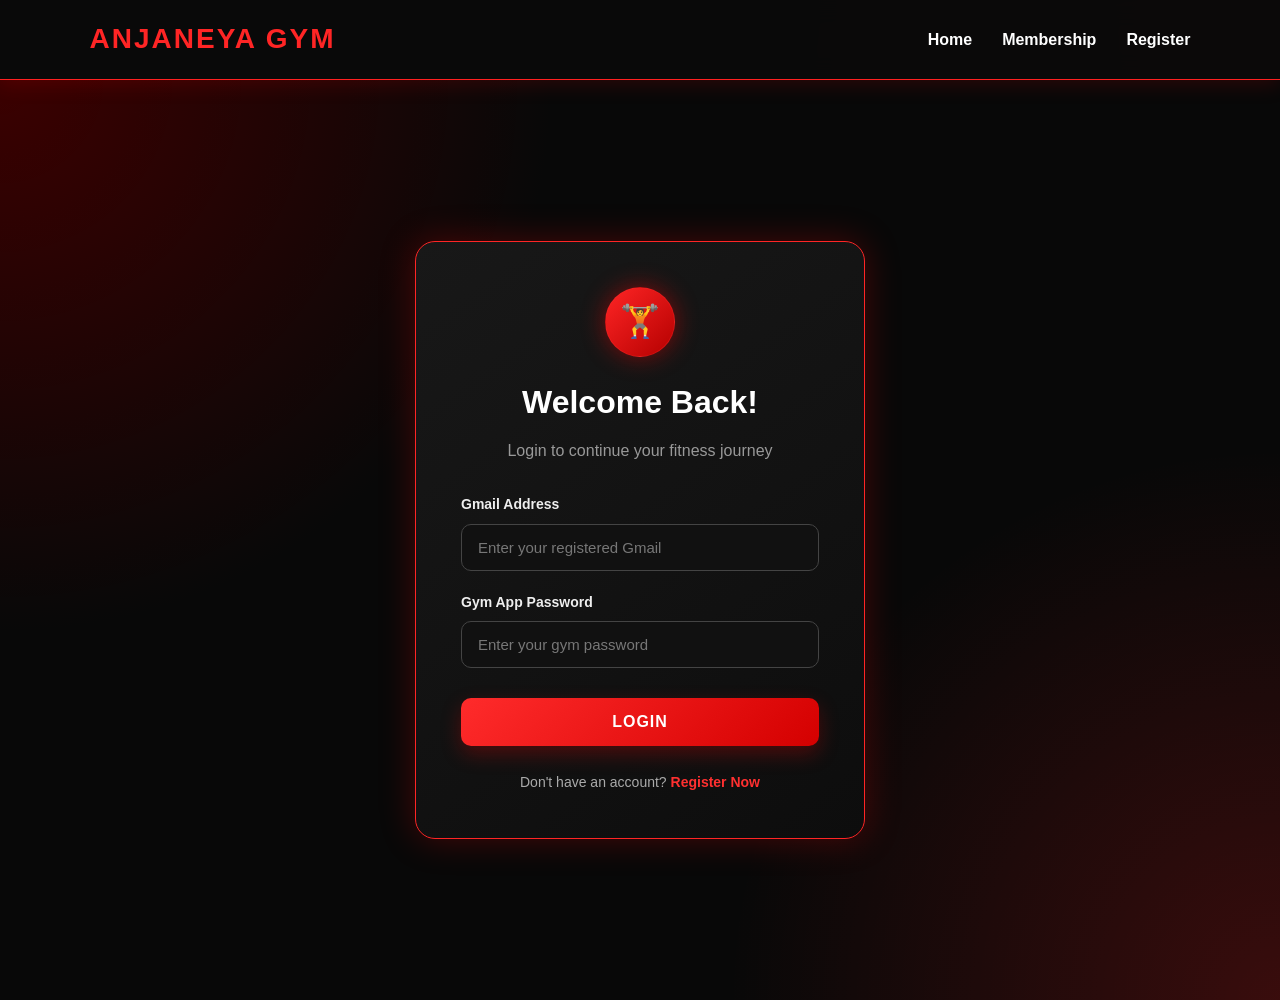
<file: src/main/resources/static/payment.html>
<!DOCTYPE html>
<html lang="en">

<head>

    <meta charset="UTF-8">

    <meta name="viewport"
          content="width=device-width, initial-scale=1.0">

    <title>Payment | Anjaneya Gym</title>

    <link rel="stylesheet" href="style.css">

    <!-- Razorpay Checkout -->
    <script src="https://checkout.razorpay.com/v1/checkout.js"></script>


    <style>

        /* =====================================================
           PAYMENT PAGE
        ===================================================== */

        .payment-page {

            min-height: calc(100vh - 80px);

            display: flex;

            justify-content: center;

            align-items: center;

            padding: 50px 20px;
        }


        .payment-container {

            width: 100%;

            max-width: 650px;
        }


        .payment-card {

            background: #111;

            border: 1px solid #333;

            border-radius: 20px;

            padding: 40px;

            box-shadow:
                0 15px 40px rgba(0,0,0,0.5);
        }


        .payment-header {

            text-align: center;

            margin-bottom: 30px;
        }


        .payment-icon {

            width: 80px;

            height: 80px;

            margin: 0 auto 20px;

            border-radius: 50%;

            background: #ff2020;

            display: flex;

            justify-content: center;

            align-items: center;

            font-size: 40px;

        }


        .payment-header h1 {

            color: #fff;

            margin-bottom: 10px;

            font-size: 32px;
        }


        .payment-header p {

            color: #999;

            line-height: 1.6;
        }


        /* =====================================================
           PAYMENT DETAILS
        ===================================================== */

        .payment-details {

            background: #181818;

            border: 1px solid #333;

            border-radius: 14px;

            padding: 20px;

            margin-bottom: 25px;
        }


        .payment-row {

            display: flex;

            justify-content: space-between;

            align-items: center;

            gap: 20px;

            padding: 14px 0;

            border-bottom: 1px solid #333;

            color: #999;
        }


        .payment-row:last-child {

            border-bottom: none;
        }


        .payment-row strong {

            color: #fff;

            text-align: right;
        }


        .amount-value {

            color: #00ff88 !important;

            font-size: 22px;
        }


        /* =====================================================
           MEMBER EMAIL
        ===================================================== */

        .member-email {

            word-break: break-word;
        }


        /* =====================================================
           PAYMENT BUTTON
        ===================================================== */

        .payment-button {

            width: 100%;

            border: none;

            cursor: pointer;

            font-size: 16px;

            padding: 15px;

            margin-top: 10px;
        }


        .payment-button:disabled {

            opacity: 0.6;

            cursor: not-allowed;
        }


        /* =====================================================
           MESSAGE
        ===================================================== */

        #paymentMessage {

            text-align: center;

            margin-top: 20px;

            color: #999;

            line-height: 1.5;
        }


        /* =====================================================
           SUCCESS RECEIPT
        ===================================================== */

        #successBox {

            display: none;

            margin-top: 30px;

            background: #111;

            border: 1px solid #00ff88;

            border-radius: 18px;

            padding: 30px;
        }


        .success-icon {

            width: 75px;

            height: 75px;

            margin: 0 auto 20px;

            border-radius: 50%;

            background: #00c853;

            color: #fff;

            display: flex;

            justify-content: center;

            align-items: center;

            font-size: 38px;
        }


        .success-title {

            text-align: center;

            color: #00ff88;

            font-size: 28px;

            margin-bottom: 10px;
        }


        .success-description {

            text-align: center;

            color: #999;

            margin-bottom: 25px;

            line-height: 1.6;
        }


        .receipt-title {

            text-align: center;

            color: #fff;

            margin-bottom: 20px;

            font-size: 20px;
        }


        .reference-id {

            word-break: break-all;

            color: #fff !important;

            font-size: 13px;
        }


        .status-success {

            color: #00ff88 !important;

            font-weight: bold;
        }


        /* =====================================================
           SUCCESS BUTTONS
        ===================================================== */

        .success-buttons {

            display: flex;

            gap: 15px;

            justify-content: center;

            flex-wrap: wrap;

            margin-top: 25px;
        }


        .success-buttons a {

            text-decoration: none;
        }


        /* =====================================================
           RESPONSIVE
        ===================================================== */

        @media (max-width: 600px) {

            .payment-card {

                padding: 25px 18px;
            }


            .payment-header h1 {

                font-size: 26px;
            }


            .payment-row {

                flex-direction: column;

                align-items: flex-start;

                gap: 5px;
            }


            .payment-row strong {

                text-align: left;
            }


            .reference-id {

                text-align: left !important;
            }

        }

    </style>

</head>


<body>


<!-- =========================================================
     NAVBAR
========================================================= -->

<header class="navbar">

    <a href="index.html"
       class="logo">

        ANJANEYA GYM

    </a>


    <nav class="nav-links">

        <a href="index.html">
            Home
        </a>

        <a href="membership.html">
            Membership
        </a>

        <a href="dashboard.html">
            Dashboard
        </a>

    </nav>

</header>



<!-- =========================================================
     PAYMENT PAGE
========================================================= -->

<main class="payment-page">

    <div class="payment-container">


        <div class="payment-card">


            <!-- =================================================
                 PAYMENT HEADER
            ================================================== -->

            <div class="payment-header">


                <div class="payment-icon">

                    💳

                </div>


                <h1>

                    Gym Membership Payment

                </h1>


                <p>

                    Complete your membership payment securely
                    using Razorpay.

                </p>

            </div>



            <!-- =================================================
                 PAYMENT DETAILS
            ================================================== -->

            <div class="payment-details">


                <div class="payment-row">

                    <span>
                        Member Email
                    </span>

                    <strong
                        id="memberEmailPreview"
                        class="member-email">

                        Loading...

                    </strong>

                </div>



                <div class="payment-row">

                    <span>
                        Membership Plan
                    </span>

                    <strong id="plan">

                        Loading...

                    </strong>

                </div>



                <div class="payment-row">

                    <span>
                        Amount
                    </span>

                    <strong
                        id="amount"
                        class="amount-value">

                        Calculating...

                    </strong>

                </div>



                <div class="payment-row">

                    <span>
                        Duration
                    </span>

                    <strong id="duration">

                        30 Days

                    </strong>

                </div>


            </div>



            <!-- =================================================
                 PAYMENT BUTTON
            ================================================== -->

            <button
                id="paymentButton"
                class="btn btn-primary payment-button">

                PAY NOW

            </button>


            <!-- =================================================
                 PAYMENT MESSAGE
            ================================================== -->

            <p id="paymentMessage">

                Your payment will be securely processed
                through Razorpay.

            </p>



            <!-- =================================================
                 SUCCESS RECEIPT
            ================================================== -->

            <div id="successBox">


                <div class="success-icon">

                    ✓

                </div>


                <h2 class="success-title">

                    Payment Successful

                </h2>


                <p class="success-description">

                    Your payment has been successfully
                    verified and recorded by Anjaneya Gym.

                </p>


                <h3 class="receipt-title">

                    Payment Receipt

                </h3>


                <div class="payment-details">


                    <!-- RECEIPT NUMBER -->

                    <div
                        class="payment-row"
                        id="receiptNumberRow">

                        <span>
                            Receipt Number
                        </span>

                        <strong
                            id="receiptNumber"
                            class="reference-id">

                            -

                        </strong>

                    </div>



                    <!-- EMAIL -->

                    <div class="payment-row">

                        <span>
                            Member Email
                        </span>

                        <strong
                            id="receiptEmail"
                            class="member-email">

                            -

                        </strong>

                    </div>



                    <!-- PLAN -->

                    <div class="payment-row">

                        <span>
                            Membership Plan
                        </span>

                        <strong id="receiptPlan">

                            -

                        </strong>

                    </div>



                    <!-- AMOUNT -->

                    <div class="payment-row">

                        <span>
                            Amount Paid
                        </span>

                        <strong
                            id="receiptAmount"
                            class="amount-value">

                            -

                        </strong>

                    </div>



                    <!-- DURATION -->

                    <div class="payment-row">

                        <span>
                            Duration
                        </span>

                        <strong id="receiptDuration">

                            -

                        </strong>

                    </div>



                    <!-- PAYMENT METHOD -->

                    <div class="payment-row">

                        <span>
                            Payment Method
                        </span>

                        <strong id="receiptPaymentMethod">

                            Razorpay

                        </strong>

                    </div>



                    <!-- PAYMENT STATUS -->

                    <div class="payment-row">

                        <span>
                            Payment Status
                        </span>

                        <strong
                            id="receiptPaymentStatus"
                            class="status-success">

                            PAYMENT_SUCCESS

                        </strong>

                    </div>



                    <!-- PAYMENT ID -->

                    <div class="payment-row">

                        <span>
                            Razorpay Payment ID
                        </span>

                        <strong
                            id="paymentId"
                            class="reference-id">

                            -

                        </strong>

                    </div>



                    <!-- ORDER ID -->

                    <div class="payment-row">

                        <span>
                            Razorpay Order ID
                        </span>

                        <strong
                            id="orderId"
                            class="reference-id">

                            -

                        </strong>

                    </div>



                    <!-- PAYMENT DATE -->

                    <div class="payment-row">

                        <span>
                            Payment Date
                        </span>

                        <strong id="paymentDate">

                            -

                        </strong>

                    </div>


                </div>



                <!-- =================================================
                     SUCCESS BUTTONS
                ================================================== -->

                <div class="success-buttons">


                    <a
                        href="dashboard.html"
                        class="btn btn-primary">

                        GO TO DASHBOARD

                    </a>


                    <a
                        href="membership.html"
                        class="btn btn-secondary">

                        VIEW MEMBERSHIPS

                    </a>

                </div>


            </div>


        </div>

    </div>

</main>



<!-- =========================================================
     JAVASCRIPT
========================================================= -->

<script>


/* =========================================================
   GET URL PARAMETERS
========================================================= */

const urlParams =
    new URLSearchParams(
        window.location.search
    );


const plan =
    urlParams.get("plan");


const amountFromUrl =
    urlParams.get("amount");



/* =========================================================
   CHECK PLAN
========================================================= */

if (!plan) {

    alert(
        "Membership plan information is missing."
    );

    window.location.href =
        "membership.html";
}



/* =========================================================
   GET LOGGED-IN EMAIL
========================================================= */

const email =
    localStorage.getItem("gymEmail")
    ||
    localStorage.getItem("userEmail");



/* =========================================================
   CHECK LOGIN
========================================================= */

if (!email) {

    alert(
        "Please login before making a payment."
    );

    window.location.href =
        "login.html";
}



/* =========================================================
   MEMBERSHIP DURATION
========================================================= */

let duration =
    "30 Days";


if (
    plan === "Strength Admission" ||
    plan === "Cardio Admission"
) {

    duration =
        "Admission";

}

else if (
    plan === "Strength Monthly" ||
    plan === "Cardio Monthly"
) {

    duration =
        "30 Days";

}

else if (
    plan === "Strength 3 Months" ||
    plan === "Cardio 3 Months"
) {

    duration =
        "3 Months";

}

else if (
    plan === "Strength 6 Months" ||
    plan === "Cardio 6 Months"
) {

    duration =
        "6 Months";

}

else if (
    plan === "Cardio 6 Months"
) {

    duration =
        "6 Months";

}

else if (
    plan === "Special Training"
) {

    duration =
        "Special Training";
}



/* =========================================================
   DISPLAY INITIAL DETAILS
========================================================= */

document
    .getElementById("plan")
    .innerText =
        plan;


document
    .getElementById("amount")
    .innerText =
        amountFromUrl
            ? "₹" + amountFromUrl
            : "Calculating...";


document
    .getElementById("duration")
    .innerText =
        duration;


document
    .getElementById(
        "memberEmailPreview"
    )
    .innerText =
        email;



/* =========================================================
   PAYMENT BUTTON
========================================================= */

document
    .getElementById(
        "paymentButton"
    )
    .addEventListener(
        "click",
        createRazorpayOrder
    );



/* =========================================================
   CREATE RAZORPAY ORDER
========================================================= */

async function createRazorpayOrder() {


    const button =
        document.getElementById(
            "paymentButton"
        );


    const message =
        document.getElementById(
            "paymentMessage"
        );


    if (!email) {

        alert(
            "Please login before making payment."
        );

        window.location.href =
            "login.html";

        return;
    }


    if (!plan) {

        message.innerText =
            "Membership plan is missing.";

        message.style.color =
            "#ff4444";

        return;
    }


    button.disabled =
        true;


    button.innerText =
        "CREATING PAYMENT...";


    message.innerText =
        "Connecting to Razorpay...";


    message.style.color =
        "#ffaa00";


    try {


        /* =================================================
           CREATE ORDER IN SPRING BOOT
        ================================================= */

        const response =
            await fetch(
                "/api/razorpay/create-order",
                {

                    method:
                        "POST",

                    headers: {

                        "Content-Type":
                            "application/json"

                    },

                    body:
                        JSON.stringify({

                            email:
                                email,

                            plan:
                                plan,

                            amount:
                                amountFromUrl
                                    ? Number(
                                        amountFromUrl
                                      )
                                    : 0

                        })

                }
            );



        const responseText =
            await response.text();



        if (!response.ok) {

            throw new Error(
                responseText ||
                "Unable to create Razorpay order."
            );
        }



        let orderData;


        try {

            orderData =
                JSON.parse(
                    responseText
                );

        }

        catch (error) {

            throw new Error(
                "Invalid response received from server."
            );
        }



        /* =================================================
           CHECK ORDER DATA
        ================================================= */

        if (
            !orderData.keyId ||
            !orderData.orderId ||
            !orderData.amount
        ) {

            throw new Error(
                "Razorpay order information is incomplete."
            );
        }



        /* =================================================
           BACKEND AMOUNT
        ================================================= */

        const actualAmount =
            Number(
                orderData.amount
            ) / 100;



        document
            .getElementById("amount")
            .innerText =
                "₹" +
                actualAmount;



        /* =================================================
           RAZORPAY OPTIONS
        ================================================= */

        const options = {


            key:
                orderData.keyId,


            amount:
                orderData.amount,


            currency:
                "INR",


            name:
                "Anjaneya Gym",


            description:
                plan,


            order_id:
                orderData.orderId,


            prefill: {

                email:
                    email

            },


            notes: {

                email:
                    email,

                plan:
                    plan

            },


            theme: {

                color:
                    "#ff1717"

            },


            /* =============================================
               SUCCESS CALLBACK
            ============================================= */

            handler:
                async function(
                    razorpayResponse
                ) {

                    await verifyPayment(
                        razorpayResponse,
                        actualAmount
                    );

                },


            /* =============================================
               RAZORPAY WINDOW CLOSED
            ============================================= */

            modal: {

                ondismiss:
                    function() {


                        button.disabled =
                            false;


                        button.innerText =
                            "PAY NOW";


                        message.innerText =
                            "Payment window closed.";


                        message.style.color =
                            "#ffaa00";

                    }

            }

        };



        /* =================================================
           OPEN RAZORPAY
        ================================================= */

        const razorpay =
            new Razorpay(
                options
            );



        /* =================================================
           PAYMENT FAILED
        ================================================= */

        razorpay.on(
            "payment.failed",
            function(response) {


                console.error(
                    "Razorpay Payment Failed:",
                    response
                );


                button.disabled =
                    false;


                button.innerText =
                    "PAY NOW";


                message.innerText =
                    "Payment failed. Please try again.";


                message.style.color =
                    "#ff4444";

            }
        );



        razorpay.open();



        message.innerText =
            "Razorpay payment window opened.";


        message.style.color =
            "#32ff7e";


    }

    catch (error) {


        console.error(
            "Razorpay Order Error:",
            error
        );


        button.disabled =
            false;


        button.innerText =
            "PAY NOW";


        message.innerText =
            error.message ||
            "Unable to create Razorpay order.";


        message.style.color =
            "#ff4444";

    }

}



/* =========================================================
   VERIFY PAYMENT
========================================================= */

async function verifyPayment(
    razorpayResponse,
    actualAmount
) {


    const button =
        document.getElementById(
            "paymentButton"
        );


    const message =
        document.getElementById(
            "paymentMessage"
        );



    button.disabled =
        true;


    button.innerText =
        "VERIFYING PAYMENT...";


    message.innerText =
        "Verifying your Razorpay payment...";


    message.style.color =
        "#ffaa00";



    try {


        /* =================================================
           SEND PAYMENT DATA TO BACKEND
        ================================================= */

        const verificationData = {


            razorpay_order_id:
                razorpayResponse
                    .razorpay_order_id,


            razorpay_payment_id:
                razorpayResponse
                    .razorpay_payment_id,


            razorpay_signature:
                razorpayResponse
                    .razorpay_signature,


            email:
                email,


            plan:
                plan,


            paymentMethod:
                "Razorpay"

        };



        const response =
            await fetch(
                "/api/razorpay/verify-payment",
                {

                    method:
                        "POST",

                    headers: {

                        "Content-Type":
                            "application/json"

                    },

                    body:
                        JSON.stringify(
                            verificationData
                        )

                }
            );



        const responseText =
            await response.text();



        if (!response.ok) {

            throw new Error(
                responseText ||
                "Payment verification failed."
            );

        }



        let result;


        try {

            result =
                JSON.parse(
                    responseText
                );

        }

        catch (error) {

            throw new Error(
                "Invalid verification response from server."
            );

        }



        /* =================================================
           CHECK BACKEND STATUS
        ================================================= */

        if (
            result.status !==
            "SUCCESS"
        ) {

            throw new Error(
                result.message ||
                "Payment verification failed."
            );

        }



        /* =================================================
           GET PAYMENT OBJECT
        ================================================= */

        const payment =
            result.payment ||
            {};



        /* =================================================
           PAYMENT INFORMATION
        ================================================= */

        const verifiedEmail =
            payment.email ||
            email;


        const verifiedPlan =
            payment.plan ||
            plan;


        const verifiedAmount =
            payment.amount ||
            actualAmount;


        const verifiedPaymentMethod =
            payment.paymentMethod ||
            "Razorpay";


        const verifiedStatus =
            payment.paymentStatus ||
            "PAYMENT_SUCCESS";


        const verifiedPaymentDate =
            payment.paymentDate ||
            new Date()
                .toISOString();



        const verifiedPaymentId =
            result.paymentId ||
            razorpayResponse
                .razorpay_payment_id;


        const verifiedOrderId =
            payment.razorpayOrderId ||
            razorpayResponse
                .razorpay_order_id;



        /* =================================================
           GENERATE WEBSITE RECEIPT NUMBER
        ================================================= */

        const receiptNumber =
            "AGYM-" +
            Date.now();



        /* =================================================
           DISPLAY RECEIPT
        ================================================= */

        document
            .getElementById(
                "receiptNumber"
            )
            .innerText =
                receiptNumber;



        document
            .getElementById(
                "receiptEmail"
            )
            .innerText =
                verifiedEmail;



        document
            .getElementById(
                "receiptPlan"
            )
            .innerText =
                verifiedPlan;



        document
            .getElementById(
                "receiptAmount"
            )
            .innerText =
                "₹" +
                verifiedAmount;



        document
            .getElementById(
                "receiptDuration"
            )
            .innerText =
                duration;



        document
            .getElementById(
                "receiptPaymentMethod"
            )
            .innerText =
                verifiedPaymentMethod;



        document
            .getElementById(
                "receiptPaymentStatus"
            )
            .innerText =
                verifiedStatus;



        document
            .getElementById(
                "paymentId"
            )
            .innerText =
                verifiedPaymentId;



        document
            .getElementById(
                "orderId"
            )
            .innerText =
                verifiedOrderId;



        document
            .getElementById(
                "paymentDate"
            )
            .innerText =
                formatPaymentDate(
                    verifiedPaymentDate
                );



        /* =================================================
           SAVE RECEIPT LOCALLY
        ================================================= */

        const paymentDetails = {


            receiptNumber:
                receiptNumber,


            email:
                verifiedEmail,


            gym:
                "Anjaneya Gym",


            plan:
                verifiedPlan,


            amount:
                verifiedAmount,


            duration:
                duration,


            paymentMethod:
                verifiedPaymentMethod,


            paymentStatus:
                verifiedStatus,


            paymentDate:
                verifiedPaymentDate,


            paymentId:
                verifiedPaymentId,


            orderId:
                verifiedOrderId

        };



        localStorage.setItem(
            "lastPayment",
            JSON.stringify(
                paymentDetails
            )
        );


        localStorage.setItem(
            "paymentPlan",
            verifiedPlan
        );


        localStorage.setItem(
            "paymentAmount",
            verifiedAmount
        );


        localStorage.setItem(
            "paymentStatus",
            verifiedStatus
        );


        localStorage.setItem(
            "paymentReceipt",
            receiptNumber
        );



        /* =================================================
           SHOW SUCCESS RECEIPT
        ================================================= */

        document
            .getElementById(
                "successBox"
            )
            .style.display =
                "block";



        button.style.display =
            "none";


        message.style.display =
            "none";



        /* =================================================
           SCROLL TO RECEIPT
        ================================================= */

        document
            .getElementById(
                "successBox"
            )
            .scrollIntoView({

                behavior:
                    "smooth"

            });

    }


    catch (error) {


        console.error(
            "Payment Verification Error:",
            error
        );


        button.disabled =
            false;


        button.innerText =
            "PAY NOW";


        message.innerText =
            error.message ||
            "Payment verification failed.";


        message.style.color =
            "#ff4444";

    }

}



/* =========================================================
   FORMAT DATE
========================================================= */

function formatPaymentDate(
    value
) {


    if (!value) {

        return "-";

    }


    const date =
        new Date(value);



    if (
        !isNaN(
            date.getTime()
        )
    ) {


        return date.toLocaleString(
            "en-IN",
            {

                dateStyle:
                    "medium",

                timeStyle:
                    "short"

            }
        );

    }


    return value;

}

</script>


</body>

</html>
</file>
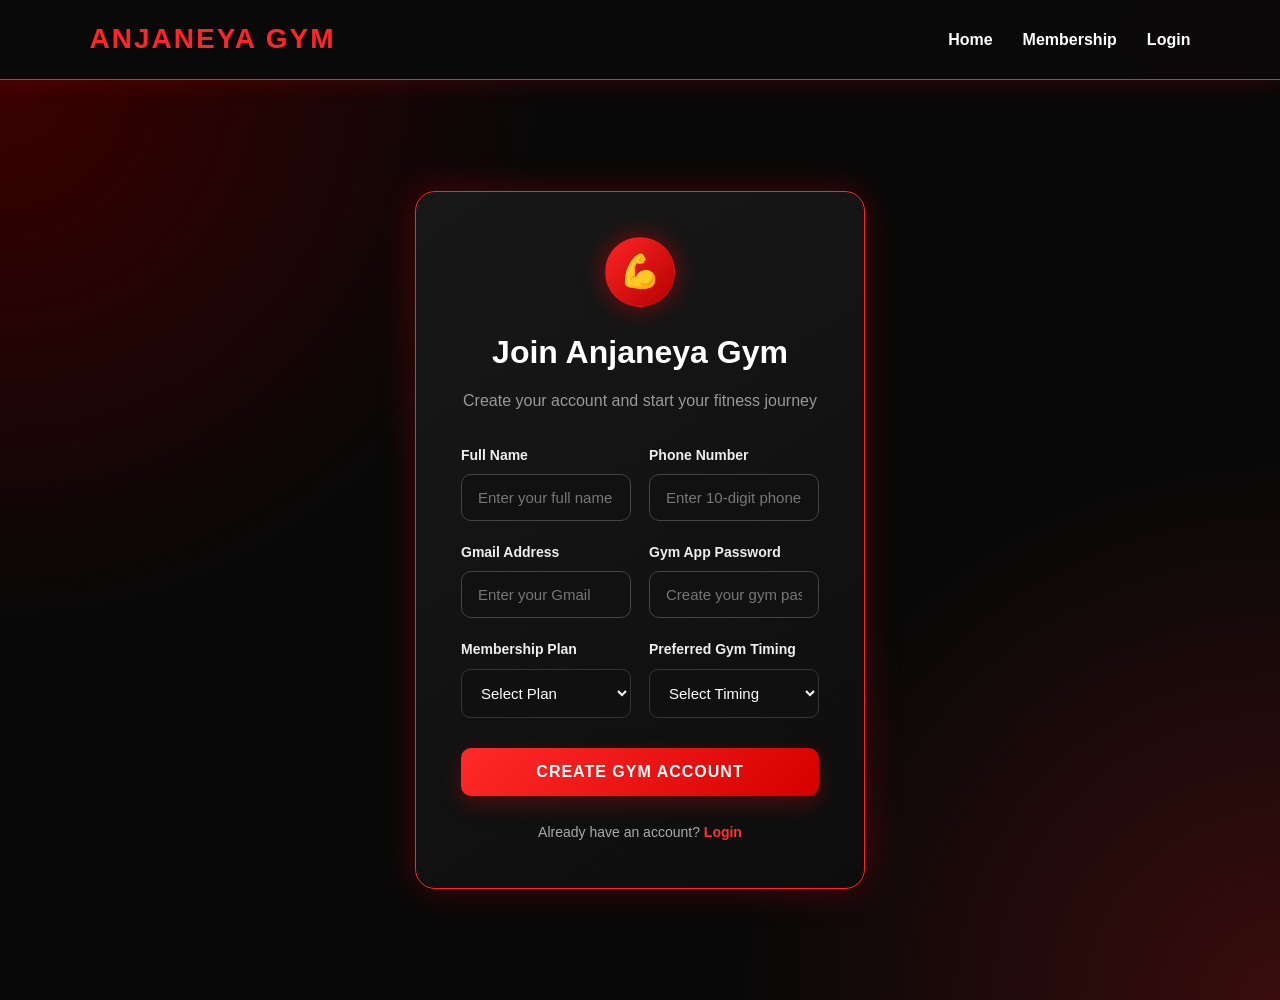
<file: src/main/resources/static/register.html>
<!DOCTYPE html>
<html lang="en">

<head>

    <meta charset="UTF-8">

    <meta name="viewport"
          content="width=device-width, initial-scale=1.0">

    <title>Register | Anjaneya Gym</title>

    <link rel="stylesheet"
          href="style.css">

</head>


<body>


<header class="navbar">

    <a href="index.html"
       class="logo">

        ANJANEYA GYM

    </a>


    <nav class="nav-links">

        <a href="index.html">
            Home
        </a>

        <a href="membership.html">
            Membership
        </a>

        <a href="login.html">
            Login
        </a>

    </nav>

</header>



<main class="auth-page">


    <div class="auth-container">


        <div class="auth-card register-card">


            <div class="auth-header">

                <div class="auth-icon">
                    💪
                </div>


                <h1>
                    Join Anjaneya Gym
                </h1>


                <p>
                    Create your account and start your fitness journey
                </p>

            </div>



            <!-- REGISTRATION FORM -->

            <form id="registerForm">


                <div class="form-grid">


                    <div class="form-group">

                        <label>
                            Full Name
                        </label>

                        <input
                            type="text"
                            id="name"
                            class="form-control"
                            placeholder="Enter your full name"
                            required>

                    </div>



                    <div class="form-group">

                        <label>
                            Phone Number
                        </label>

                        <input
                            type="tel"
                            id="phone"
                            class="form-control"
                            placeholder="Enter 10-digit phone number"
                            pattern="[0-9]{10}"
                            required>

                    </div>



                    <div class="form-group">

                        <label>
                            Gmail Address
                        </label>

                        <input
                            type="email"
                            id="email"
                            class="form-control"
                            placeholder="Enter your Gmail"
                            required>

                    </div>



                    <div class="form-group">

                        <label>
                            Gym App Password
                        </label>

                        <input
                            type="password"
                            id="password"
                            class="form-control"
                            placeholder="Create your gym password"
                            minlength="6"
                            required>

                    </div>



                    <div class="form-group">

                        <label>
                            Membership Plan
                        </label>

                        <select
                            id="membershipPlan"
                            class="form-control"
                            required>

                            <option value="">
                                Select Plan
                            </option>

                            <option value="Strength Monthly">
                                Strength - ₹800 / Month
                            </option>

                            <option value="Strength 3 Months">
                                Strength - ₹1850 / 3 Months
                            </option>

                            <option value="Strength 6 Months">
                                Strength - ₹4000 / 6 Months
                            </option>

                            <option value="Cardio Monthly">
                                Cardio - ₹1000 / Month
                            </option>

                            <option value="Cardio 3 Months">
                                Cardio - ₹2600 / 3 Months
                            </option>

                            <option value="Cardio 6 Months">
                                Cardio - ₹5000 / 6 Months
                            </option>

                        </select>

                    </div>



                    <div class="form-group">

                        <label>
                            Preferred Gym Timing
                        </label>

                        <select
                            id="preferredTiming"
                            class="form-control"
                            required>

                            <option value="">
                                Select Timing
                            </option>

                            <option value="Morning">
                                🌅 Morning
                            </option>

                            <option value="Evening">
                                🌆 Evening
                            </option>

                        </select>

                    </div>


                </div>



                <button
                    type="submit"
                    class="btn btn-primary auth-button">

                    CREATE GYM ACCOUNT

                </button>


            </form>



            <!-- OTP SECTION -->

            <div id="otpSection"
                 style="display:none; margin-top:25px;">


                <h3>
                    Verify Your Gmail
                </h3>


                <p id="otpInfo">
                    OTP has been sent to your Gmail.
                </p>


                <input
                    type="text"
                    id="otp"
                    class="form-control"
                    placeholder="Enter 6-digit OTP"
                    maxlength="6">


                <button
                    type="button"
                    id="verifyButton"
                    class="btn btn-primary auth-button"
                    style="margin-top:15px;">

                    VERIFY EMAIL

                </button>


            </div>



            <p id="message"
               style="margin-top:20px;">
            </p>



            <div class="auth-footer">

                Already have an account?

                <a href="login.html">
                    Login
                </a>

            </div>


        </div>

    </div>

</main>



<script>

let registeredEmail = "";



document
    .getElementById("registerForm")
    .addEventListener("submit", async function(event) {

        event.preventDefault();


        const name =
            document.getElementById("name").value.trim();

        const phone =
            document.getElementById("phone").value.trim();

        const email =
            document.getElementById("email").value.trim().toLowerCase();

        const password =
            document.getElementById("password").value;

        const membershipPlan =
            document.getElementById("membershipPlan").value;

        const preferredTiming =
            document.getElementById("preferredTiming").value;


        const message =
            document.getElementById("message");


        message.innerText =
            "Creating your account...";


        try {

            const response =
                await fetch(
                    "/api/members/register",
                    {
                        method: "POST",

                        headers: {
                            "Content-Type":
                                "application/json"
                        },

                        body: JSON.stringify({

                            name: name,

                            phone: phone,

                            email: email,

                            password: password,

                            membershipPlan:
                                membershipPlan,

                            preferredTiming:
                                preferredTiming

                        })
                    }
                );


            const result =
                await response.text();


            if (result ===
                "EMAIL_ALREADY_REGISTERED") {


                message.innerText =
                    "This Gmail is already registered. Please login instead.";


                message.style.color =
                    "#ff4444";


                setTimeout(function() {

                    window.location.href =
                        "login.html";

                }, 2000);


                return;
            }



            if (result === "OTP_SENT") {

                registeredEmail = email;


                document
                    .getElementById("otpSection")
                    .style.display = "block";


                document
                    .getElementById("registerForm")
                    .style.display = "none";


                message.innerText =
                    "OTP sent successfully to your Gmail.";


                message.style.color =
                    "#00ff88";


                document
                    .getElementById("otpInfo")
                    .innerText =
                    "Enter the OTP sent to " + email;

            }


        } catch (error) {

            message.innerText =
                "Something went wrong. Please try again.";

            message.style.color =
                "#ff4444";

        }

    });



document
    .getElementById("verifyButton")
    .addEventListener("click", async function() {


        const otp =
            document
                .getElementById("otp")
                .value.trim();


        const message =
            document
                .getElementById("message");


        if (otp.length !== 6) {

            message.innerText =
                "Please enter a valid 6-digit OTP.";

            message.style.color =
                "#ff4444";

            return;
        }


        try {

            const response =
                await fetch(
                    "/api/members/verify?email="
                    + encodeURIComponent(registeredEmail)
                    + "&otp="
                    + encodeURIComponent(otp),

                    {
                        method: "POST"
                    }
                );


            const result =
                await response.text();


            if (result ===
                "EMAIL_VERIFIED") {


                message.innerText =
                    "Email verified successfully! Opening your gym dashboard...";


                message.style.color =
                    "#00ff88";


                // Save logged-in email
                localStorage.setItem(
                    "gymEmail",
                    registeredEmail
                );


                setTimeout(function() {

                    window.location.href =
                        "dashboard.html";

                }, 1200);


            } else {

                message.innerText =
                    "Invalid or expired OTP.";

                message.style.color =
                    "#ff4444";
            }


        } catch (error) {

            message.innerText =
                "Verification failed. Please try again.";

            message.style.color =
                "#ff4444";

        }

    });

</script>


</body>

</html>
</file>
<file: src/main/resources/static/style.css>
/* =========================================================
   ANJANEYA GYM - GLOBAL STYLING
   ========================================================= */

* {
    margin: 0;
    padding: 0;
    box-sizing: border-box;
}

html {
    scroll-behavior: smooth;
}

body {
    font-family: Arial, Helvetica, sans-serif;
    background:
        radial-gradient(circle at top right, rgba(255, 0, 0, 0.12), transparent 35%),
        linear-gradient(135deg, #050505, #110000 55%, #050505);
    color: #ffffff;
    min-height: 100vh;
    line-height: 1.6;
}

a {
    text-decoration: none;
    color: inherit;
}

button,
input,
select {
    font-family: inherit;
}

/* =========================================================
   NAVBAR
   ========================================================= */

.navbar {
    width: 100%;
    min-height: 78px;
    display: flex;
    align-items: center;
    justify-content: space-between;
    padding: 0 7%;
    background: rgba(5, 5, 5, 0.94);
    border-bottom: 1px solid rgba(255, 40, 40, 0.25);
    position: sticky;
    top: 0;
    z-index: 1000;
    backdrop-filter: blur(12px);
}

.logo {
    font-size: 27px;
    font-weight: 900;
    letter-spacing: 1px;
    color: #ff2b2b;
}

.nav-links {
    display: flex;
    align-items: center;
    gap: 30px;
}

.nav-links a {
    color: #eeeeee;
    font-size: 15px;
    font-weight: 600;
    transition: 0.3s;
}

.nav-links a:hover {
    color: #ff3030;
}

.nav-login {
    padding: 10px 20px;
    border-radius: 25px;
    background: linear-gradient(135deg, #ff3030, #c90000);
    color: white !important;
    box-shadow: 0 5px 20px rgba(255, 0, 0, 0.25);
}

.nav-login:hover {
    transform: translateY(-2px);
    box-shadow: 0 8px 25px rgba(255, 0, 0, 0.4);
}

/* =========================================================
   HERO SECTION
   ========================================================= */

.hero {
    min-height: 650px;
    display: flex;
    align-items: center;
    padding: 80px 7%;
    position: relative;
    overflow: hidden;
}

.hero::before {
    content: "";
    position: absolute;
    width: 500px;
    height: 500px;
    right: -150px;
    top: 50px;
    background: rgba(255, 0, 0, 0.14);
    filter: blur(100px);
    border-radius: 50%;
}

.hero-content {
    max-width: 720px;
    position: relative;
    z-index: 2;
}

.hero-tag {
    display: inline-block;
    padding: 8px 16px;
    border-radius: 25px;
    background: rgba(255, 40, 40, 0.12);
    border: 1px solid rgba(255, 50, 50, 0.4);
    color: #ff4747;
    font-weight: bold;
    margin-bottom: 20px;
}

.hero h1 {
    font-size: clamp(45px, 7vw, 82px);
    line-height: 1;
    font-weight: 900;
    text-transform: uppercase;
    margin-bottom: 25px;
}

.hero h1 span {
    color: #ff3030;
}

.hero p {
    color: #c9c9c9;
    font-size: 18px;
    max-width: 650px;
    margin-bottom: 35px;
}

.hero-buttons {
    display: flex;
    gap: 15px;
    flex-wrap: wrap;
}

/* =========================================================
   BUTTONS
   ========================================================= */

.btn {
    display: inline-flex;
    justify-content: center;
    align-items: center;
    padding: 14px 28px;
    border-radius: 8px;
    border: none;
    cursor: pointer;
    font-weight: 800;
    font-size: 15px;
    transition: 0.3s;
}

.btn-primary {
    background: linear-gradient(135deg, #ff3333, #c90000);
    color: white;
    box-shadow: 0 10px 30px rgba(255, 0, 0, 0.25);
}

.btn-primary:hover {
    transform: translateY(-3px);
    box-shadow: 0 15px 35px rgba(255, 0, 0, 0.4);
}

.btn-secondary {
    border: 1px solid #444;
    color: white;
    background: rgba(255, 255, 255, 0.04);
}

.btn-secondary:hover {
    border-color: #ff3030;
    color: #ff3030;
}

/* =========================================================
   SECTION
   ========================================================= */

.section {
    padding: 90px 7%;
}

.section-header {
    text-align: center;
    max-width: 700px;
    margin: 0 auto 50px;
}

.section-header .tag {
    color: #ff3434;
    text-transform: uppercase;
    font-weight: 800;
    letter-spacing: 2px;
    font-size: 13px;
}

.section-header h2 {
    font-size: 42px;
    margin: 10px 0 15px;
}

.section-header p {
    color: #aaa;
}

/* =========================================================
   FEATURE CARDS
   ========================================================= */

.features-grid {
    display: grid;
    grid-template-columns: repeat(3, 1fr);
    gap: 25px;
}

.feature-card {
    padding: 32px;
    border-radius: 18px;
    background: linear-gradient(
        145deg,
        rgba(255, 255, 255, 0.07),
        rgba(255, 0, 0, 0.03)
    );
    border: 1px solid rgba(255, 255, 255, 0.08);
    transition: 0.3s;
}

.feature-card:hover {
    transform: translateY(-8px);
    border-color: rgba(255, 40, 40, 0.5);
    box-shadow: 0 15px 40px rgba(255, 0, 0, 0.12);
}

.feature-icon {
    width: 55px;
    height: 55px;
    display: flex;
    align-items: center;
    justify-content: center;
    border-radius: 15px;
    background: rgba(255, 30, 30, 0.12);
    font-size: 26px;
    margin-bottom: 20px;
}

.feature-card h3 {
    margin-bottom: 10px;
    font-size: 21px;
}

.feature-card p {
    color: #aaa;
}

/* =========================================================
   MEMBERSHIP CARDS
   ========================================================= */

.plans-grid {
    display: grid;
    grid-template-columns: repeat(3, 1fr);
    gap: 25px;
}

.plan-card {
    position: relative;
    padding: 35px 30px;
    background: linear-gradient(145deg, #151515, #0b0b0b);
    border: 1px solid #292929;
    border-radius: 20px;
    transition: 0.3s;
}

.plan-card:hover {
    transform: translateY(-8px);
    border-color: #ff3030;
    box-shadow: 0 20px 50px rgba(255, 0, 0, 0.15);
}

.plan-card.popular {
    border: 2px solid #ff3030;
    transform: scale(1.03);
}

.popular-label {
    position: absolute;
    top: -14px;
    right: 20px;
    background: #ff3030;
    padding: 5px 14px;
    border-radius: 20px;
    font-size: 12px;
    font-weight: bold;
}

.plan-card h3 {
    font-size: 25px;
}

.plan-price {
    font-size: 35px;
    font-weight: 900;
    margin: 15px 0;
}

.plan-price span {
    color: #999;
    font-size: 14px;
    font-weight: normal;
}

.plan-card ul {
    list-style: none;
    margin: 25px 0;
}

.plan-card li {
    padding: 9px 0;
    color: #ccc;
}

.plan-card li::before {
    content: "✓";
    color: #ff3333;
    font-weight: bold;
    margin-right: 10px;
}

/* =========================================================
   AUTH PAGES
   ========================================================= */

.auth-page {
    min-height: calc(100vh - 78px);
    display: flex;
    justify-content: center;
    align-items: center;
    padding: 50px 20px;
}

.auth-container {
    width: 100%;
    max-width: 520px;
}

.auth-card {
    padding: 42px;
    border-radius: 22px;
    background:
        linear-gradient(
            145deg,
            rgba(30, 30, 30, 0.97),
            rgba(12, 12, 12, 0.98)
        );
    border: 1px solid rgba(255, 50, 50, 0.25);
    box-shadow:
        0 25px 80px rgba(0, 0, 0, 0.55),
        0 0 50px rgba(255, 0, 0, 0.08);
}

.auth-header {
    text-align: center;
    margin-bottom: 30px;
}

.auth-icon {
    width: 65px;
    height: 65px;
    margin: 0 auto 15px;
    display: flex;
    align-items: center;
    justify-content: center;
    background: rgba(255, 30, 30, 0.12);
    border: 1px solid rgba(255, 40, 40, 0.3);
    border-radius: 18px;
    font-size: 30px;
}

.auth-header h1 {
    font-size: 32px;
    margin-bottom: 8px;
}

.auth-header p {
    color: #999;
}

.form-group {
    margin-bottom: 18px;
}

.form-group label {
    display: block;
    margin-bottom: 8px;
    font-size: 14px;
    color: #ddd;
    font-weight: 600;
}

.form-control {
    width: 100%;
    padding: 14px 15px;
    background: #101010;
    color: white;
    border: 1px solid #343434;
    border-radius: 9px;
    outline: none;
    font-size: 15px;
    transition: 0.3s;
}

.form-control:focus {
    border-color: #ff3030;
    box-shadow: 0 0 0 3px rgba(255, 30, 30, 0.1);
}

select.form-control {
    cursor: pointer;
}

.auth-button {
    width: 100%;
    margin-top: 10px;
}

.auth-footer {
    text-align: center;
    margin-top: 25px;
    color: #999;
}

.auth-footer a {
    color: #ff3636;
    font-weight: bold;
}

.auth-footer a:hover {
    text-decoration: underline;
}

/* =========================================================
   REGISTER GRID
   ========================================================= */

.register-card {
    max-width: 650px;
}

.form-grid {
    display: grid;
    grid-template-columns: 1fr 1fr;
    gap: 0 18px;
}

/* =========================================================
   DASHBOARD
   ========================================================= */

.dashboard {
    padding: 50px 7%;
}

.dashboard-header {
    display: flex;
    justify-content: space-between;
    align-items: center;
    gap: 20px;
    margin-bottom: 35px;
}

.dashboard-header h1 {
    font-size: 38px;
}

.dashboard-header p {
    color: #999;
}

.dashboard-grid {
    display: grid;
    grid-template-columns: repeat(4, 1fr);
    gap: 20px;
    margin-bottom: 30px;
}

.stat-card {
    padding: 25px;
    border-radius: 16px;
    background: #111;
    border: 1px solid #252525;
}

.stat-card .stat-icon {
    font-size: 25px;
    margin-bottom: 10px;
}

.stat-card h3 {
    font-size: 28px;
}

.stat-card p {
    color: #888;
}

.dashboard-content {
    display: grid;
    grid-template-columns: 2fr 1fr;
    gap: 25px;
}

.dashboard-card {
    background: #111;
    border: 1px solid #252525;
    border-radius: 18px;
    padding: 28px;
}

.dashboard-card h2 {
    margin-bottom: 20px;
}

.info-row {
    display: flex;
    justify-content: space-between;
    padding: 14px 0;
    border-bottom: 1px solid #252525;
}

.info-row:last-child {
    border-bottom: none;
}

.info-label {
    color: #888;
}

.info-value {
    font-weight: bold;
}

/* =========================================================
   ADMIN
   ========================================================= */

.admin-page {
    padding: 50px 7%;
}

.admin-table-wrapper {
    overflow-x: auto;
    background: #111;
    border-radius: 18px;
    border: 1px solid #252525;
}

.admin-table {
    width: 100%;
    border-collapse: collapse;
    min-width: 750px;
}

.admin-table th,
.admin-table td {
    padding: 17px;
    text-align: left;
    border-bottom: 1px solid #252525;
}

.admin-table th {
    background: #171717;
    color: #ff4545;
}

.admin-table tr:hover {
    background: rgba(255, 255, 255, 0.025);
}

.badge {
    display: inline-block;
    padding: 5px 12px;
    border-radius: 20px;
    font-size: 12px;
    font-weight: bold;
}

.badge-active {
    background: rgba(0, 200, 100, 0.12);
    color: #3cff91;
}

.badge-expired {
    background: rgba(255, 40, 40, 0.12);
    color: #ff4b4b;
}

/* =========================================================
   CTA
   ========================================================= */

.cta {
    margin: 50px 7%;
    padding: 70px 30px;
    text-align: center;
    border-radius: 25px;
    background:
        radial-gradient(circle at center, rgba(255, 0, 0, 0.2), transparent 60%),
        #111;
    border: 1px solid rgba(255, 40, 40, 0.25);
}

.cta h2 {
    font-size: 40px;
    margin-bottom: 10px;
}

.cta p {
    color: #aaa;
    margin-bottom: 25px;
}

/* =========================================================
   CONTACT
   ========================================================= */

.contact-grid {
    display: grid;
    grid-template-columns: repeat(3, 1fr);
    gap: 20px;
}

.contact-card {
    padding: 30px;
    background: #111;
    border: 1px solid #272727;
    border-radius: 18px;
}

.contact-card .icon {
    font-size: 28px;
    margin-bottom: 12px;
}

.contact-card h3 {
    margin-bottom: 8px;
}

.contact-card p {
    color: #999;
}

/* =========================================================
   FOOTER
   ========================================================= */

.footer {
    margin-top: 80px;
    padding: 45px 7%;
    text-align: center;
    background: #080808;
    border-top: 1px solid #222;
}

.footer-logo {
    color: #ff3030;
    font-size: 25px;
    font-weight: 900;
    margin-bottom: 10px;
}

.footer p {
    color: #777;
}

/* =========================================================
   MOBILE
   ========================================================= */

@media (max-width: 900px) {

    .features-grid,
    .plans-grid {
        grid-template-columns: 1fr;
    }

    .plan-card.popular {
        transform: none;
    }

    .dashboard-grid {
        grid-template-columns: repeat(2, 1fr);
    }

    .dashboard-content {
        grid-template-columns: 1fr;
    }

    .contact-grid {
        grid-template-columns: 1fr;
    }
}

@media (max-width: 650px) {

    .navbar {
        padding: 15px 5%;
        flex-direction: column;
        gap: 15px;
    }

    .nav-links {
        gap: 15px;
        flex-wrap: wrap;
        justify-content: center;
    }

    .hero {
        padding: 70px 5%;
        min-height: 600px;
    }

    .hero h1 {
        font-size: 48px;
    }

    .section,
    .dashboard,
    .admin-page {
        padding: 60px 5%;
    }

    .form-grid {
        grid-template-columns: 1fr;
    }

    .auth-card {
        padding: 28px 20px;
    }

    .dashboard-grid {
        grid-template-columns: 1fr;
    }

    .dashboard-header {
        flex-direction: column;
        align-items: flex-start;
    }

    .cta {
        margin: 30px 5%;
    }

    .cta h2 {
        font-size: 30px;
    }
}
/* =========================================================
   LOGIN / REGISTER AUTH PAGES
   ========================================================= */

.auth-page {
    min-height: 100vh;
    background:
        radial-gradient(circle at top left, #3b0000, transparent 35%),
        radial-gradient(circle at bottom right, #ff1e1e33, transparent 35%),
        #080808;

    color: #ffffff;
}


/* ================= NAVBAR ================= */

.navbar {
    height: 80px;

    display: flex;
    align-items: center;
    justify-content: space-between;

    padding: 0 7%;

    background: rgba(10, 10, 10, 0.95);

    border-bottom: 1px solid #ff2020;

    box-shadow:
        0 4px 20px rgba(255, 0, 0, 0.15);
}

.navbar .logo {
    font-size: 28px;
    font-weight: 900;

    letter-spacing: 2px;

    color: #ff2525;
}

.navbar nav {
    display: flex;
    gap: 30px;
}

.navbar nav a {
    color: white;

    text-decoration: none;

    font-size: 16px;
    font-weight: 600;

    transition: 0.3s;
}

.navbar nav a:hover {
    color: #ff2525;
}


/* ================= AUTH CONTAINER ================= */

.auth-container {

    min-height: calc(100vh - 80px);

    display: flex;

    justify-content: center;

    align-items: center;

    padding: 50px 20px;
}


/* ================= AUTH CARD ================= */

.auth-card {

    width: 100%;

    max-width: 450px;

    padding: 45px;

    border-radius: 20px;

    background:
        linear-gradient(
            145deg,
            #181818,
            #0d0d0d
        );

    border: 1px solid #ff2525;

    box-shadow:
        0 0 35px rgba(255, 0, 0, 0.25);

    text-align: center;

    animation: cardAppear 0.6s ease;
}


@keyframes cardAppear {

    from {
        opacity: 0;
        transform: translateY(30px);
    }

    to {
        opacity: 1;
        transform: translateY(0);
    }
}


/* ================= ICON ================= */

.auth-icon {

    width: 70px;
    height: 70px;

    margin: 0 auto 20px;

    display: flex;

    align-items: center;
    justify-content: center;

    border-radius: 50%;

    background:
        linear-gradient(
            135deg,
            #ff2525,
            #b40000
        );

    font-size: 32px;

    box-shadow:
        0 0 25px rgba(255, 0, 0, 0.45);
}


/* ================= HEADINGS ================= */

.auth-card h1 {

    margin-bottom: 10px;

    font-size: 32px;

    color: #ffffff;
}

.auth-subtitle {

    color: #bdbdbd;

    margin-bottom: 30px;

    font-size: 15px;
}


/* ================= FORM ================= */

.form-group {

    text-align: left;

    margin-bottom: 20px;
}

.form-group label {

    display: block;

    margin-bottom: 8px;

    font-size: 14px;

    font-weight: 600;

    color: #eeeeee;
}


.form-group input {

    width: 100%;

    box-sizing: border-box;

    padding: 14px 16px;

    border-radius: 10px;

    border: 1px solid #444;

    outline: none;

    background: #111;

    color: white;

    font-size: 15px;

    transition: 0.3s;
}


.form-group input::placeholder {

    color: #777;
}


.form-group input:focus {

    border-color: #ff2525;

    box-shadow:
        0 0 12px rgba(255, 0, 0, 0.25);
}


/* ================= LOGIN BUTTON ================= */

.auth-button {

    width: 100%;

    padding: 15px;

    margin-top: 10px;

    border: none;

    border-radius: 10px;

    background:
        linear-gradient(
            135deg,
            #ff2b2b,
            #d40000
        );

    color: white;

    font-size: 16px;

    font-weight: 800;

    letter-spacing: 1px;

    cursor: pointer;

    transition: 0.3s;

    box-shadow:
        0 8px 20px rgba(255, 0, 0, 0.25);
}


.auth-button:hover {

    transform: translateY(-2px);

    box-shadow:
        0 12px 30px rgba(255, 0, 0, 0.4);
}


.auth-button:active {

    transform: scale(0.98);
}


/* ================= FOOTER ================= */

.auth-footer {

    margin-top: 25px;

    color: #aaa;

    font-size: 14px;
}


.auth-footer a {

    color: #ff3030;

    font-weight: 700;

    text-decoration: none;
}


.auth-footer a:hover {

    text-decoration: underline;
}


/* ================= ERROR ================= */

.error-message {

    margin-bottom: 20px;

    padding: 12px;

    border-radius: 8px;

    background: rgba(255, 0, 0, 0.12);

    border: 1px solid #ff3333;

    color: #ff7777;

    font-size: 14px;
}


/* ================= MOBILE ================= */

@media (max-width: 600px) {

    .navbar {

        height: auto;

        padding: 20px;

        flex-direction: column;

        gap: 15px;
    }

    .navbar nav {

        gap: 15px;

        flex-wrap: wrap;

        justify-content: center;
    }

    .auth-card {

        padding: 30px 22px;
    }

    .auth-card h1 {

        font-size: 27px;
    }
}
</file>
